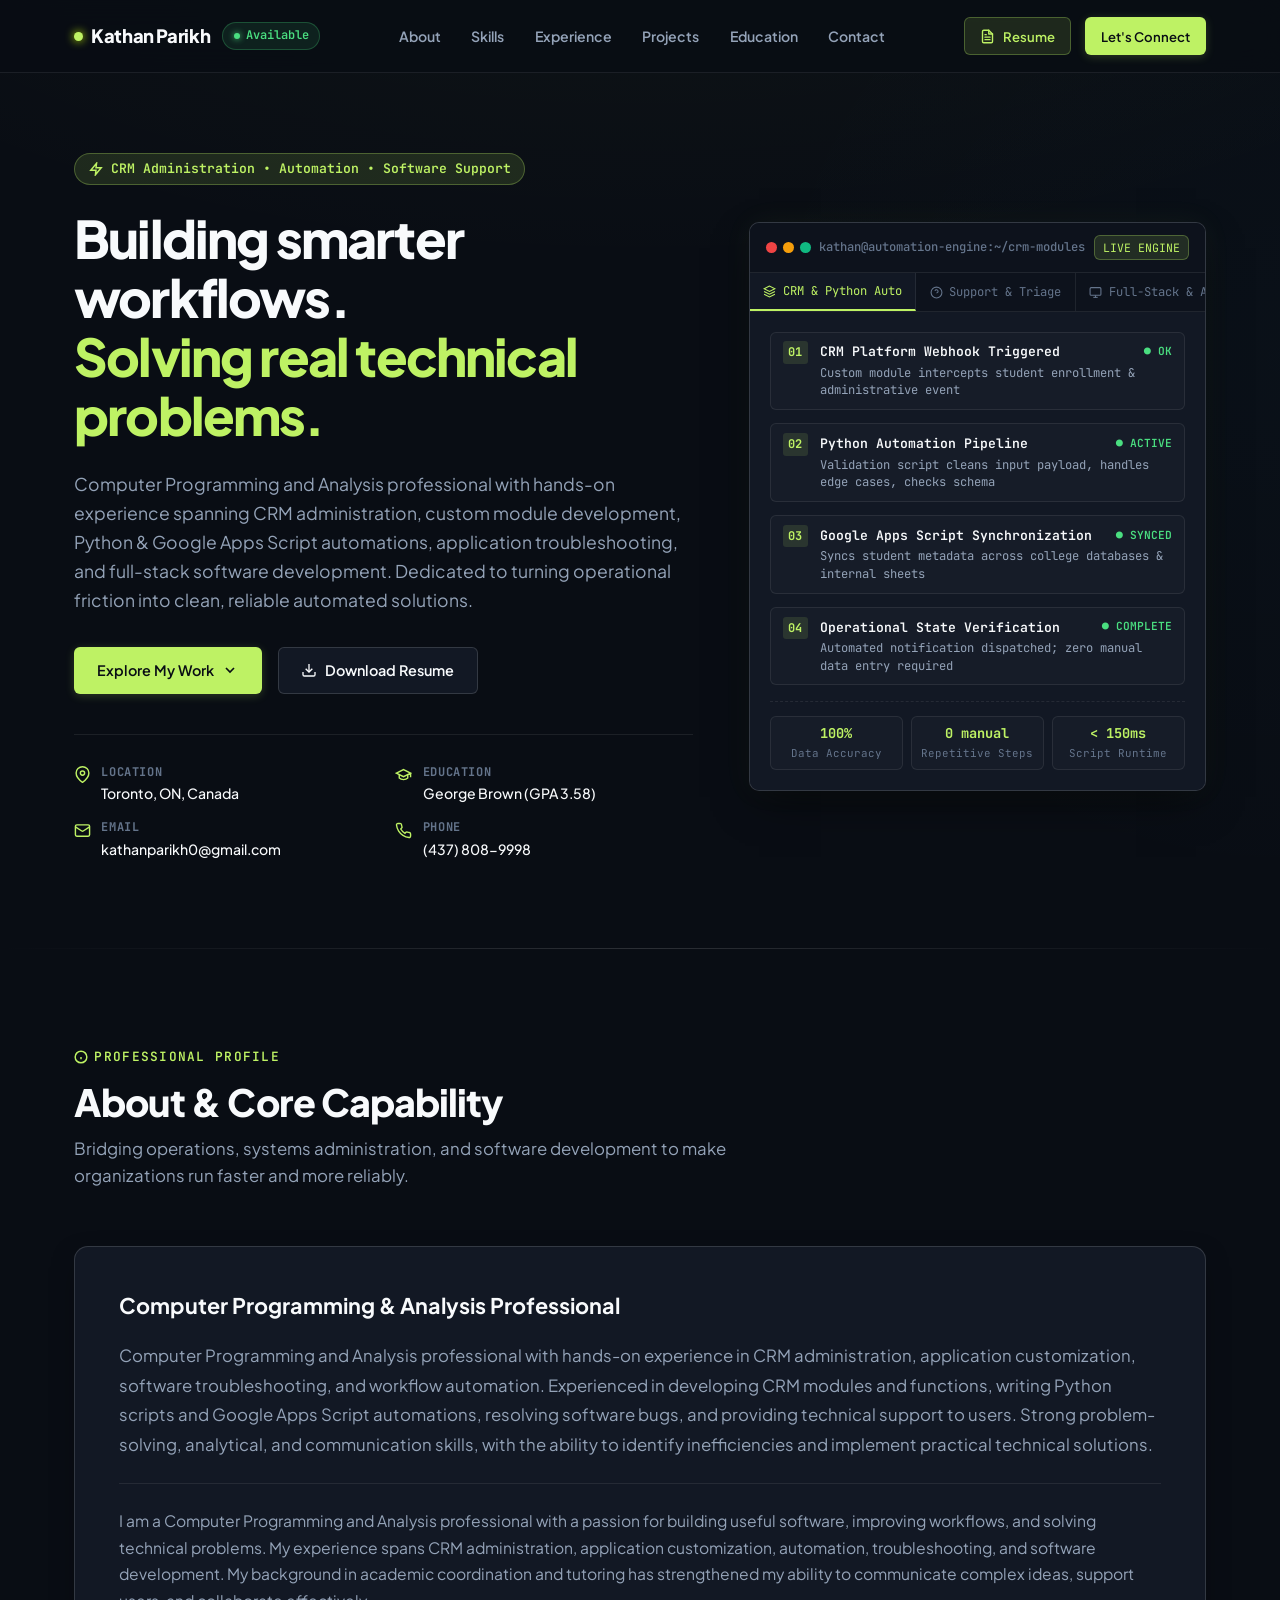
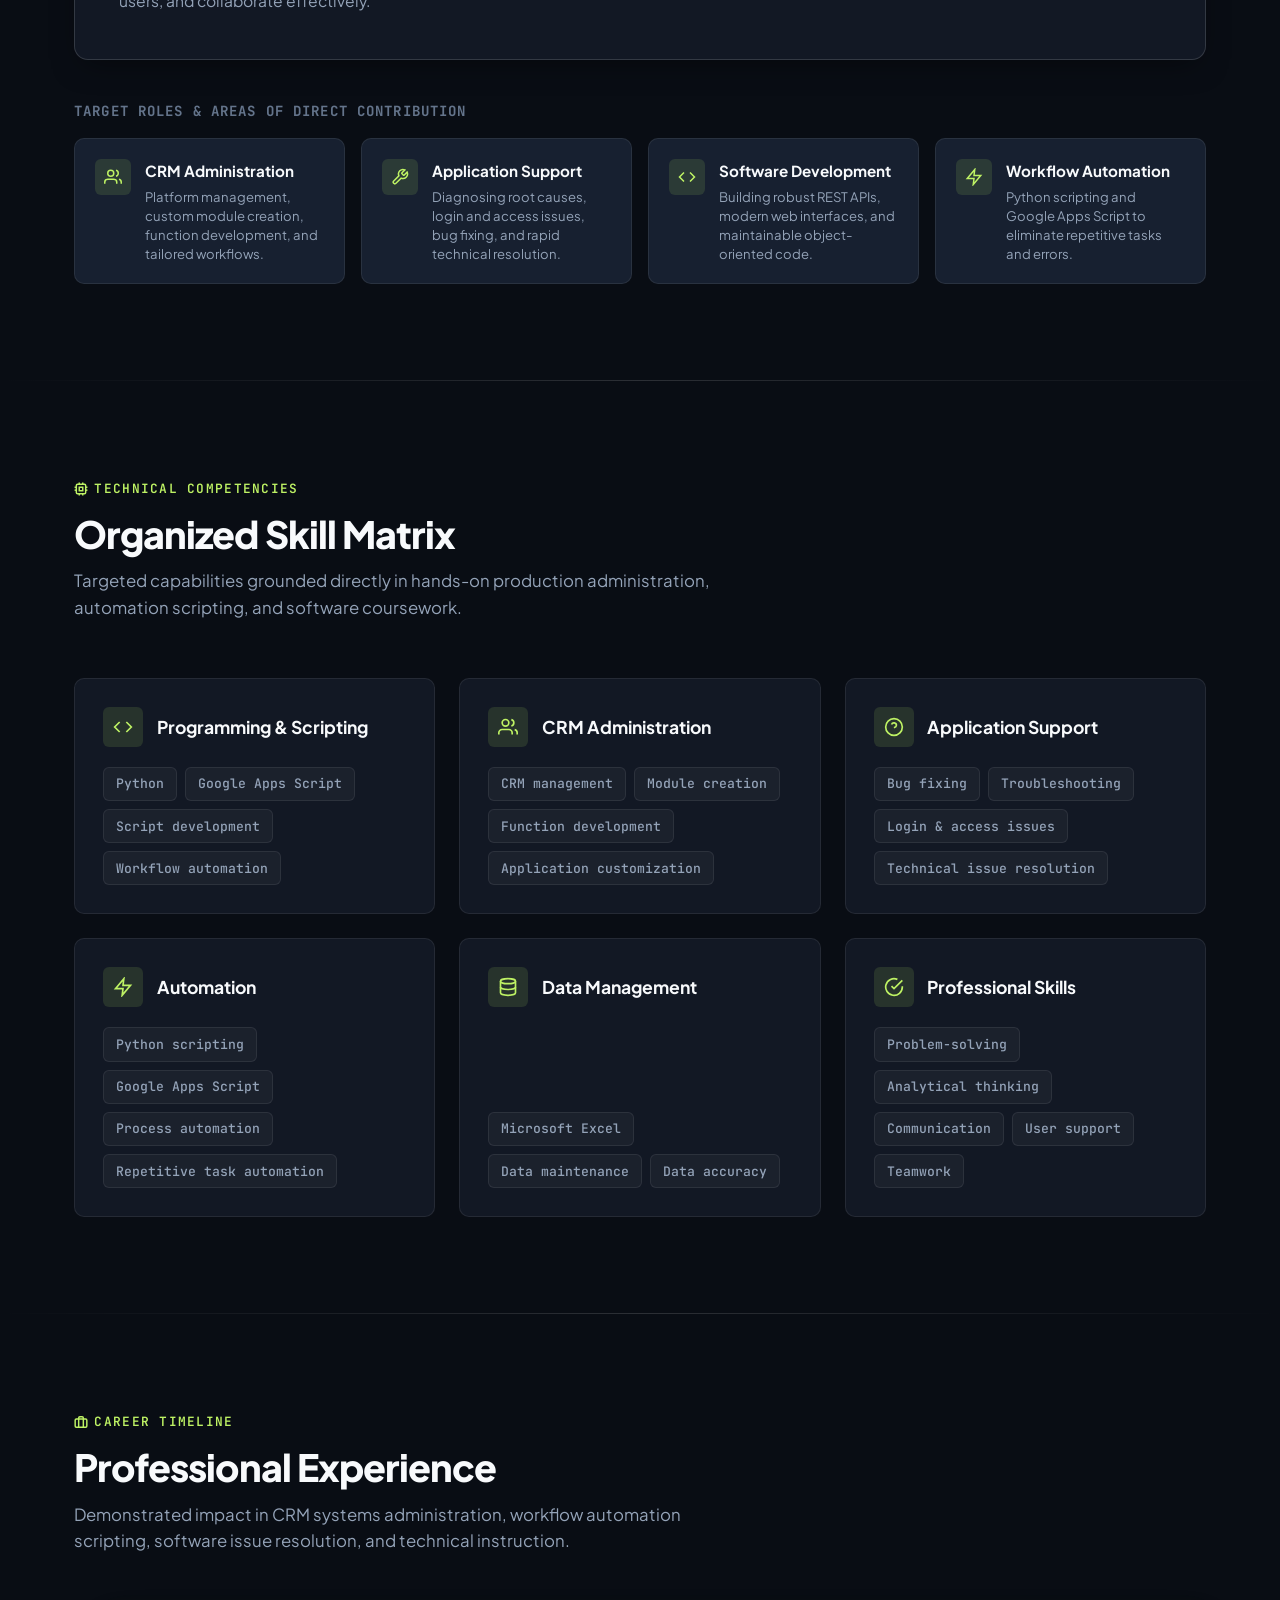
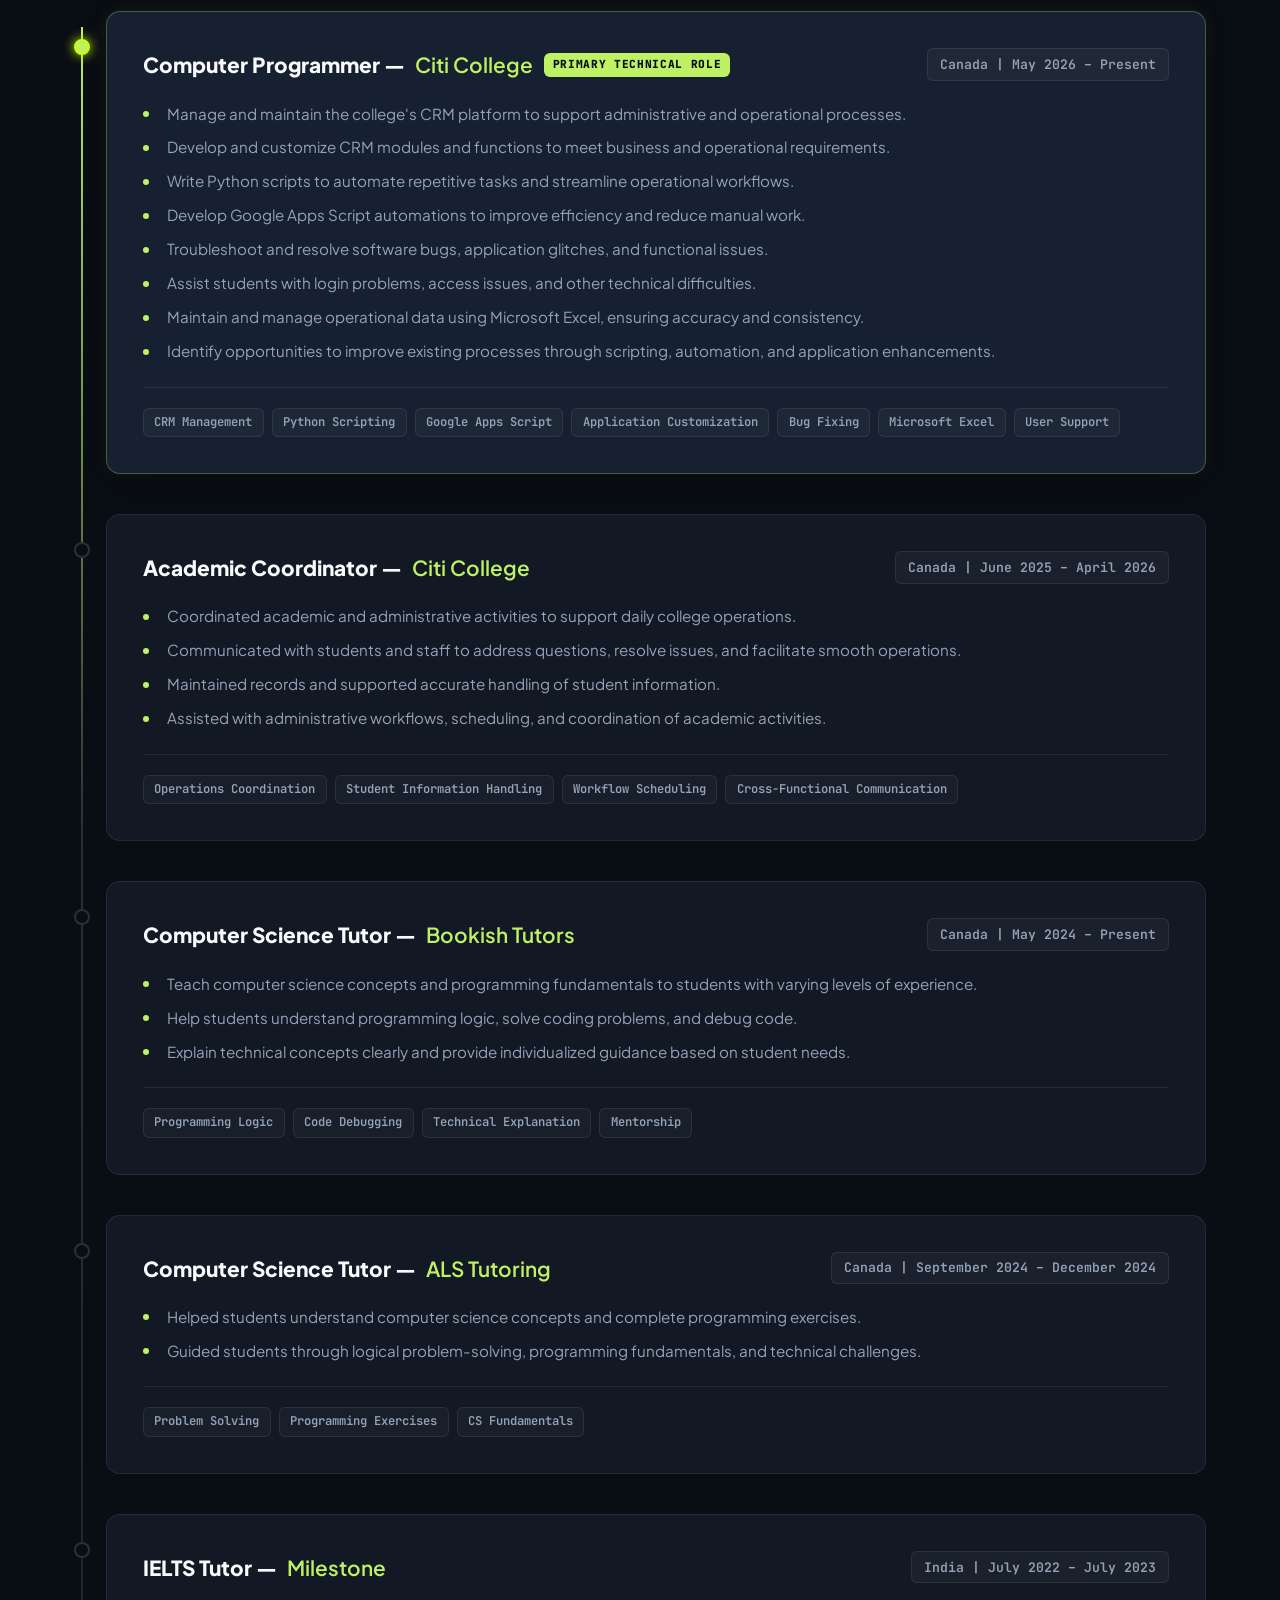
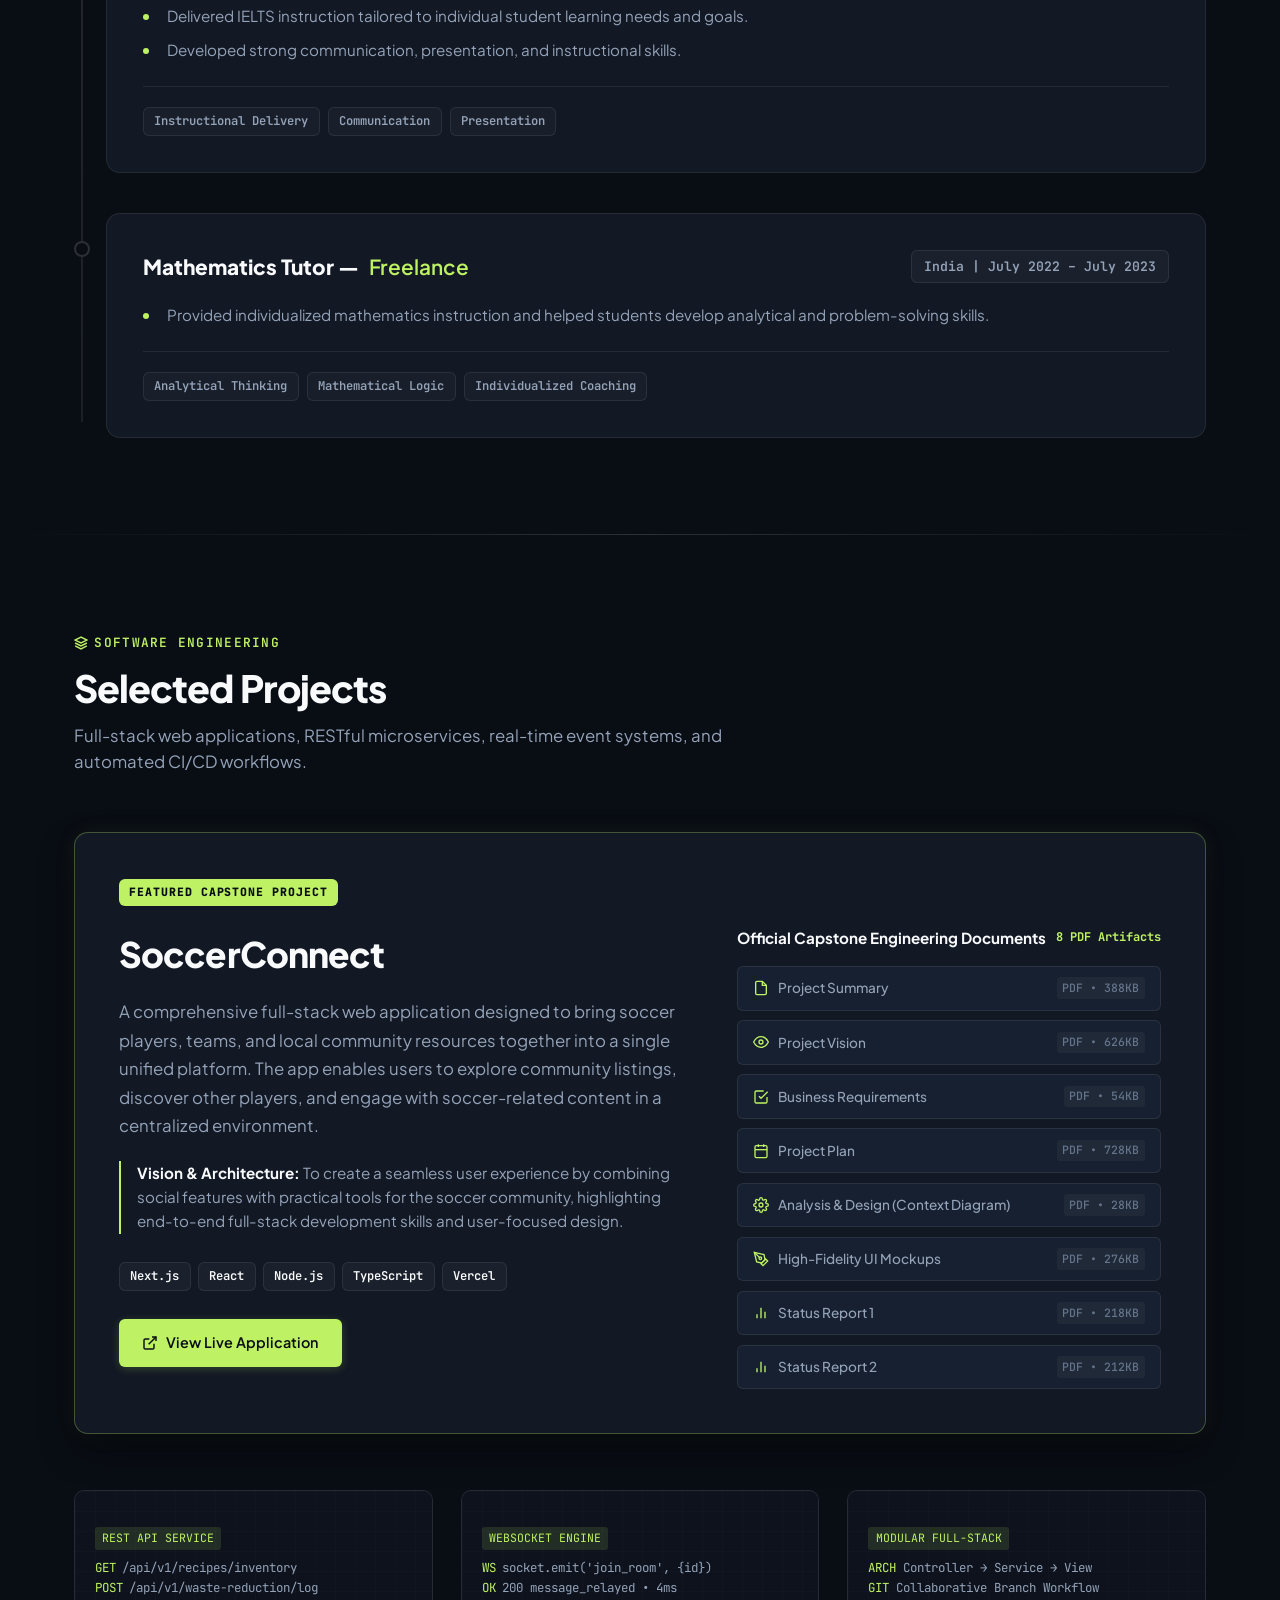
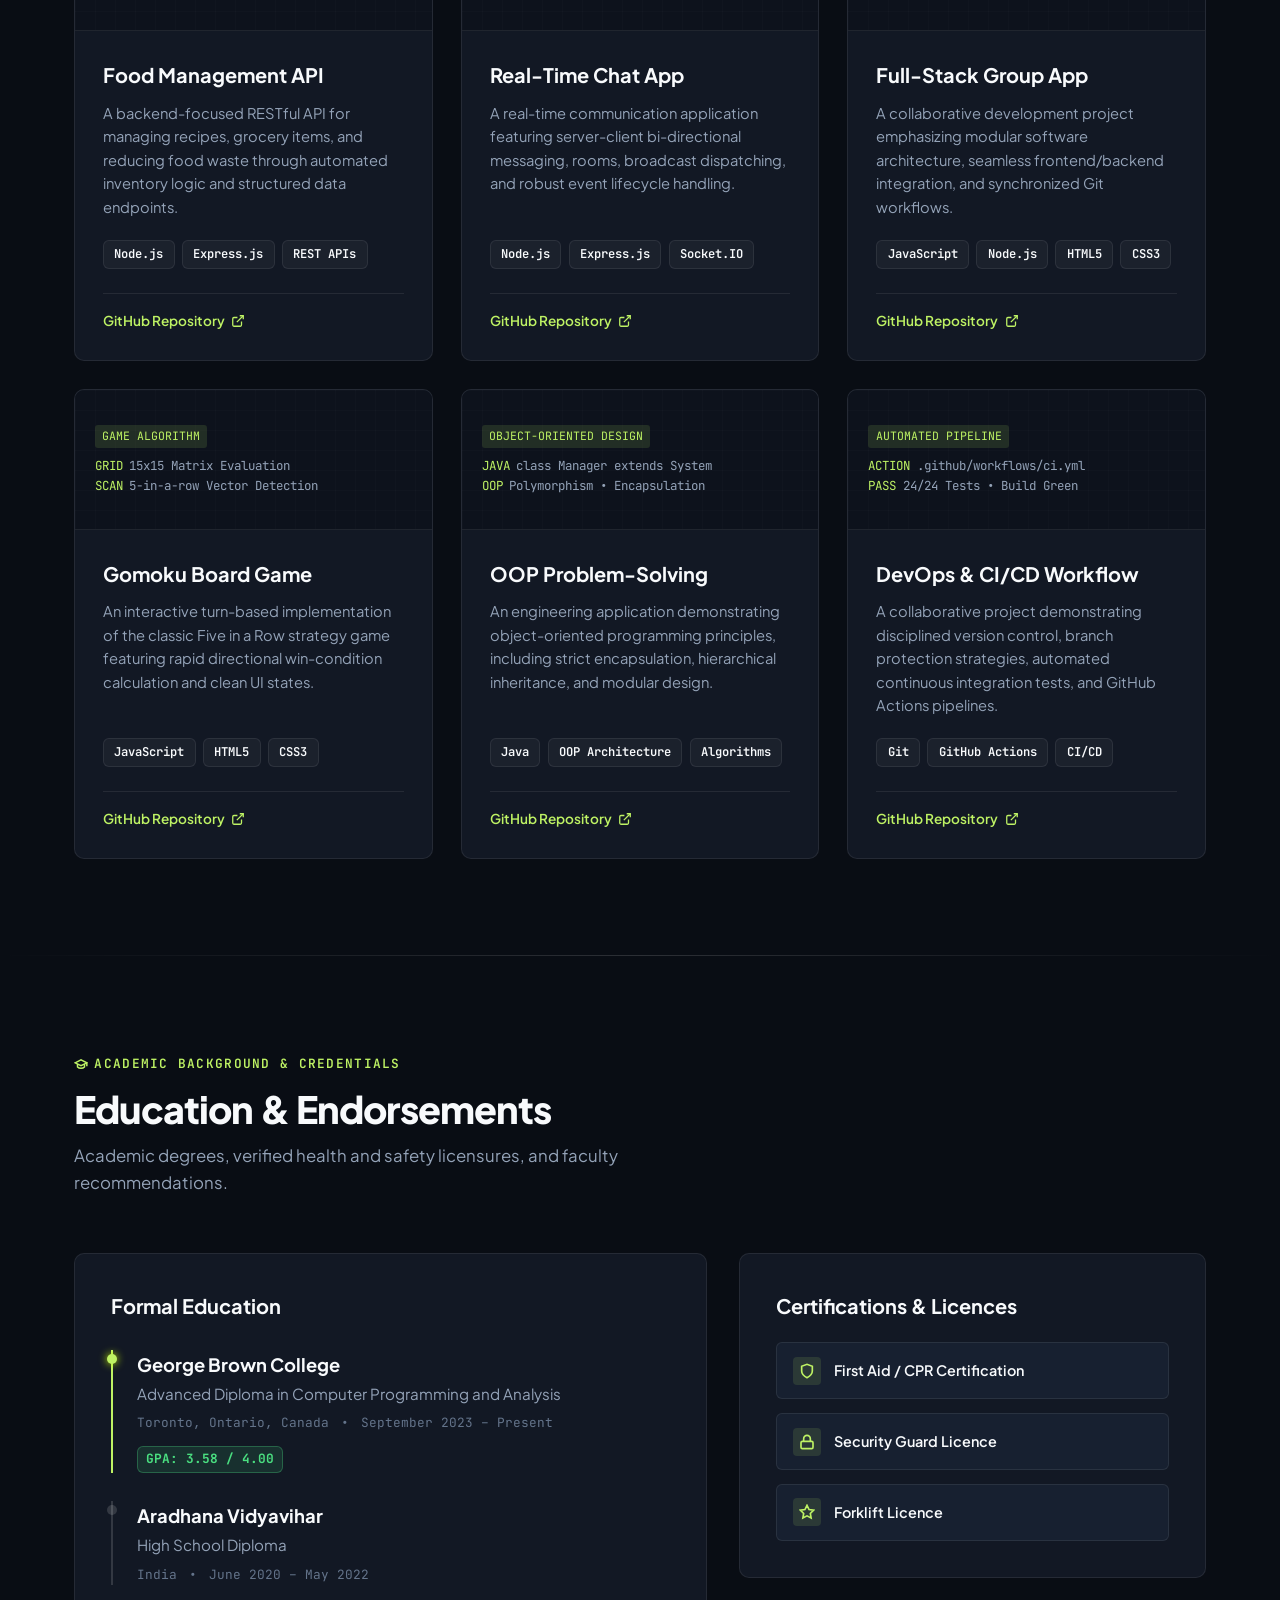
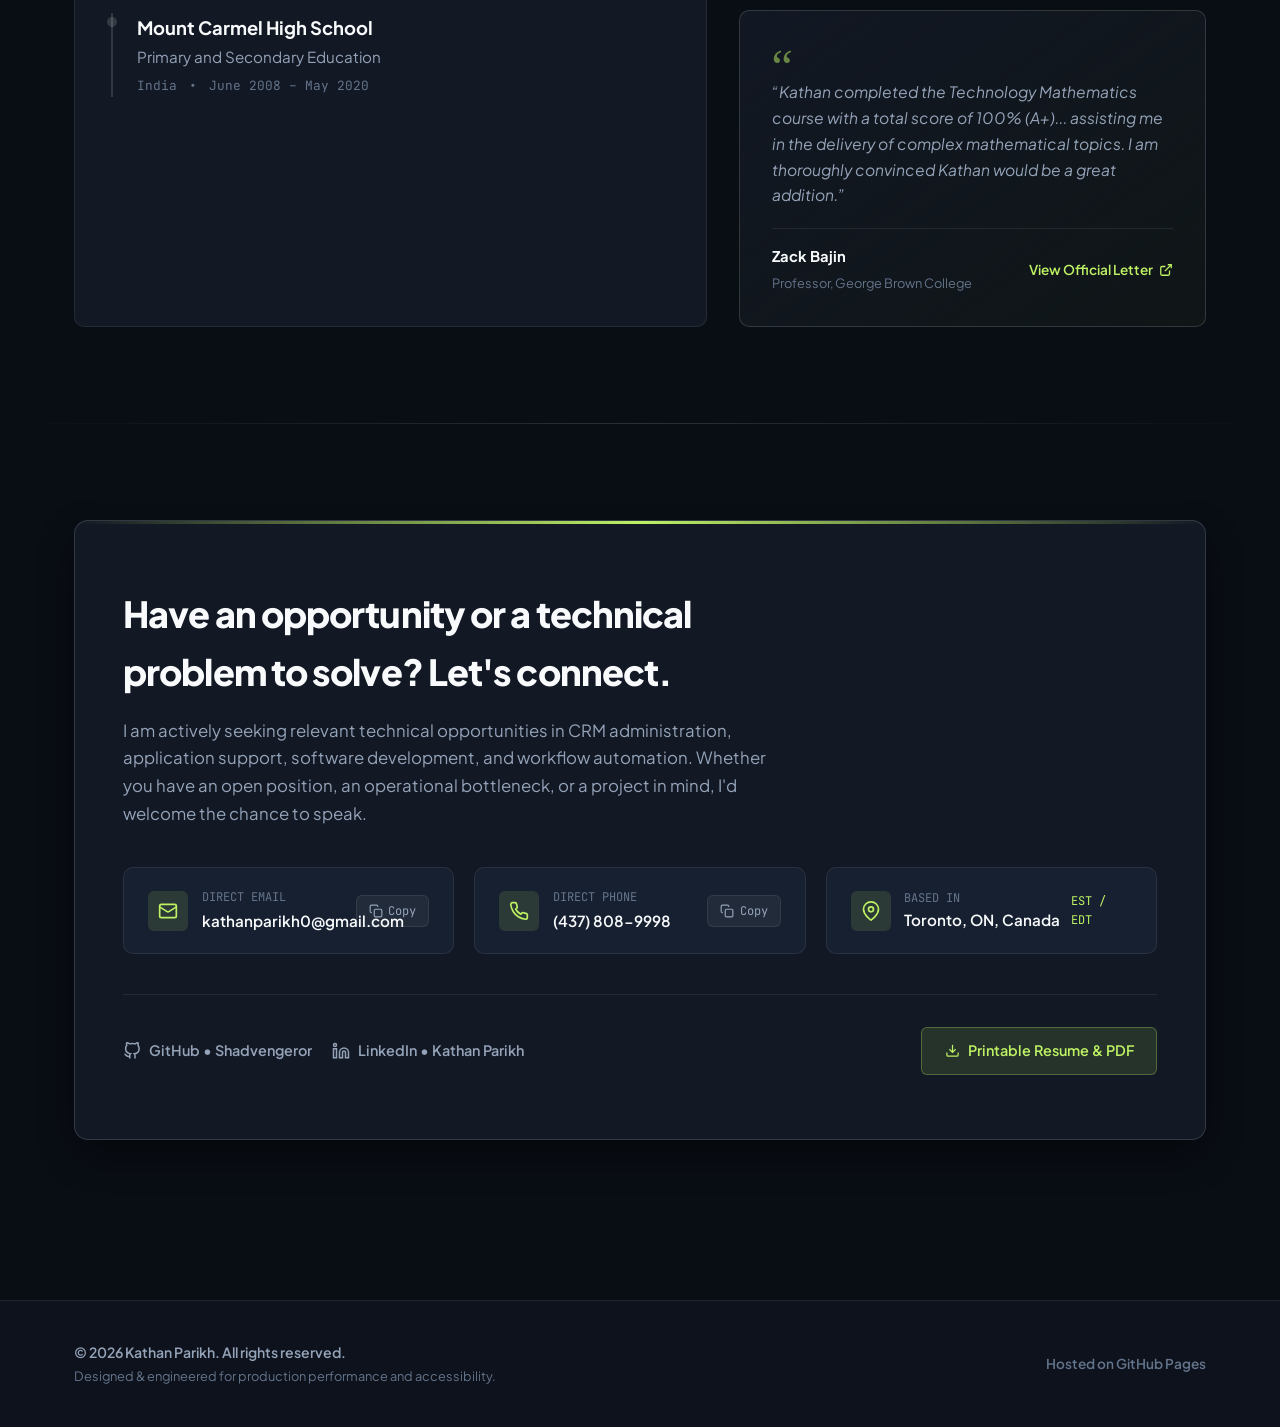
<file: index.html>
<!DOCTYPE html>
<html lang="en">
<head>
    <meta charset="UTF-8">
    <meta name="viewport" content="width=device-width, initial-scale=1.0">
    <title>Kathan Parikh | CRM Administration, Workflow Automation & Full-Stack Development</title>
    
    <!-- SEO & Metadata -->
    <meta name="description" content="Portfolio of Kathan Parikh — Computer Programming and Analysis professional specializing in CRM administration, Python & Google Apps Script workflow automation, application support, and full-stack software development in Toronto, Canada.">
    <meta name="author" content="Kathan Parikh">
    <meta property="og:title" content="Kathan Parikh | Portfolio">
    <meta property="og:description" content="Building smarter workflows. Solving real technical problems. Computer Programming & Analysis professional based in Toronto, Canada.">
    <meta property="og:type" content="website">
    <meta property="og:url" content="https://shadvengeror.github.io/portfolio/">
    <meta name="theme-color" content="#090d14">
    
    <!-- Google Fonts -->
    <link rel="preconnect" href="https://fonts.googleapis.com">
    <link rel="preconnect" href="https://fonts.gstatic.com" crossorigin>
    <link href="https://fonts.googleapis.com/css2?family=JetBrains+Mono:wght@400;500;600;700&family=Plus+Jakarta+Sans:wght@300;400;500;600;700;800&display=swap" rel="stylesheet">
    
    <!-- Stylesheet -->
    <link rel="stylesheet" href="style.css?v=4.0">
</head>
<body>

    <!-- Accessible Skip Link -->
    <a href="#main-content" class="skip-link">Skip to main content</a>

    <!-- STICKY NAVBAR -->
    <header class="navbar">
        <div class="container nav-container">
            <div class="logo-group">
                <a href="#top" class="logo-link" aria-label="Kathan Parikh home">
                    <span class="logo-dot"></span>
                    <span>Kathan Parikh</span>
                </a>
                <span class="status-badge" title="Open to technical opportunities">
                    <span class="status-pulse"></span>
                    <span>Available</span>
                </span>
            </div>

            <nav aria-label="Main Navigation">
                <ul class="nav-links" id="nav-menu">
                    <li><a href="#about">About</a></li>
                    <li><a href="#skills">Skills</a></li>
                    <li><a href="#experience">Experience</a></li>
                    <li><a href="#projects">Projects</a></li>
                    <li><a href="#education">Education</a></li>
                    <li><a href="#contact">Contact</a></li>
                    <li class="mobile-resume-btn">
                        <a href="resume.html" class="btn btn-primary btn-sm" style="width: 100%;">View Resume</a>
                    </li>
                </ul>
            </nav>

            <div class="nav-actions">
                <a href="resume.html" class="btn btn-outline-accent btn-sm">
                    <svg width="15" height="15" viewBox="0 0 24 24" fill="none" stroke="currentColor" stroke-width="2.2" stroke-linecap="round" stroke-linejoin="round"><path d="M14 2H6a2 2 0 0 0-2 2v16a2 2 0 0 0 2 2h12a2 2 0 0 0 2-2V8z"></path><polyline points="14 2 14 8 20 8"></polyline><line x1="16" y1="13" x2="8" y2="13"></line><line x1="16" y1="17" x2="8" y2="17"></line><polyline points="10 9 9 9 8 9"></polyline></svg>
                    Resume
                </a>
                <a href="#contact" class="btn btn-primary btn-sm">Let's Connect</a>
            </div>

            <button class="mobile-toggle" aria-expanded="false" aria-controls="nav-menu" aria-label="Toggle navigation menu">
                <svg viewBox="0 0 24 24" fill="none" stroke="currentColor" stroke-width="2" stroke-linecap="round" stroke-linejoin="round">
                    <line x1="3" y1="12" x2="21" y2="12"></line>
                    <line x1="3" y1="6" x2="21" y2="6"></line>
                    <line x1="3" y1="18" x2="21" y2="18"></line>
                </svg>
            </button>
        </div>
    </header>

    <!-- MAIN CONTENT -->
    <main id="main-content">

        <!-- 1. HERO SECTION -->
        <section class="section hero-section" id="top">
            <div class="container hero-grid">
                
                <!-- Left Hero Column -->
                <div class="hero-left">
                    <div class="hero-badge">
                        <svg width="14" height="14" viewBox="0 0 24 24" fill="none" stroke="currentColor" stroke-width="2.5"><polygon points="13 2 3 14 12 14 11 22 21 10 12 10 13 2"></polygon></svg>
                        <span>CRM Administration &bull; Automation &bull; Software Support</span>
                    </div>

                    <h1 class="hero-title">
                        Building smarter workflows.<br>
                        <span class="accent-text">Solving real technical problems.</span>
                    </h1>

                    <p class="hero-summary">
                        Computer Programming and Analysis professional with hands-on experience spanning CRM administration, custom module development, Python & Google Apps Script automations, application troubleshooting, and full-stack software development. Dedicated to turning operational friction into clean, reliable automated solutions.
                    </p>

                    <div class="hero-cta-group">
                        <a href="#projects" class="btn btn-primary">
                            Explore My Work
                            <svg width="16" height="16" viewBox="0 0 24 24" fill="none" stroke="currentColor" stroke-width="2.5"><path d="m6 9 6 6 6-6"/></svg>
                        </a>
                        <a href="resume.html" class="btn btn-secondary">
                            <svg width="16" height="16" viewBox="0 0 24 24" fill="none" stroke="currentColor" stroke-width="2"><path d="M21 15v4a2 2 0 0 1-2 2H5a2 2 0 0 1-2-2v-4"></path><polyline points="7 10 12 15 17 10"></polyline><line x1="12" y1="15" x2="12" y2="3"></line></svg>
                            Download Resume
                        </a>
                    </div>

                    <div class="hero-meta-bar">
                        <div class="meta-item">
                            <svg viewBox="0 0 24 24" fill="none" stroke="currentColor" stroke-width="2"><path d="M21 10c0 7-9 13-9 13s-9-6-9-13a9 9 0 0 1 18 0z"></path><circle cx="12" cy="10" r="3"></circle></svg>
                            <div>
                                <span class="meta-label">Location</span>
                                <span class="meta-value">Toronto, ON, Canada</span>
                            </div>
                        </div>
                        <div class="meta-item">
                            <svg viewBox="0 0 24 24" fill="none" stroke="currentColor" stroke-width="2"><path d="M22 10v6M2 10l10-5 10 5-10 5z"></path><path d="M6 12v5c3 3 9 3 12 0v-5"></path></svg>
                            <div>
                                <span class="meta-label">Education</span>
                                <span class="meta-value">George Brown (GPA 3.58)</span>
                            </div>
                        </div>
                        <div class="meta-item">
                            <svg viewBox="0 0 24 24" fill="none" stroke="currentColor" stroke-width="2"><rect x="2" y="4" width="20" height="16" rx="2"></rect><path d="m22 7-8.97 5.7a1.94 1.94 0 0 1-2.06 0L2 7"></path></svg>
                            <div>
                                <span class="meta-label">Email</span>
                                <a href="mailto:kathanparikh0@gmail.com" class="meta-value link-text">kathanparikh0@gmail.com</a>
                            </div>
                        </div>
                        <div class="meta-item">
                            <svg viewBox="0 0 24 24" fill="none" stroke="currentColor" stroke-width="2"><path d="M22 16.92v3a2 2 0 0 1-2.18 2 19.79 19.79 0 0 1-8.63-3.07 19.5 19.5 0 0 1-6-6 19.79 19.79 0 0 1-3.07-8.67A2 2 0 0 1 4.11 2h3a2 2 0 0 1 2 1.72 12.84 12.84 0 0 0 .7 2.81 2 2 0 0 1-.45 2.11L8.09 9.91a16 16 0 0 0 6 6l1.27-1.27a2 2 0 0 1 2.11-.45 12.84 12.84 0 0 0 2.81.7A2 2 0 0 1 22 16.92z"></path></svg>
                            <div>
                                <span class="meta-label">Phone</span>
                                <a href="tel:4378089998" class="meta-value link-text">(437) 808-9998</a>
                            </div>
                        </div>
                    </div>
                </div>

                <!-- Right Hero Column: Restrained Technical Workflow Visual -->
                <div class="hero-right">
                    <div class="hero-visual-card" role="region" aria-label="System Architecture and Workflow Automation Terminal">
                        <div class="terminal-header">
                            <div class="terminal-dots" aria-hidden="true">
                                <span class="terminal-dot dot-red"></span>
                                <span class="terminal-dot dot-yellow"></span>
                                <span class="terminal-dot dot-green"></span>
                            </div>
                            <span class="terminal-title">kathan@automation-engine:~/crm-modules</span>
                            <span class="terminal-badge">LIVE ENGINE</span>
                        </div>

                        <div class="terminal-tabs" role="tablist">
                            <button class="tab-btn active" data-tab="crm" role="tab" aria-selected="true">
                                <svg width="13" height="13" viewBox="0 0 24 24" fill="none" stroke="currentColor" stroke-width="2"><polygon points="12 2 2 7 12 12 22 7 12 2"></polygon><polyline points="2 17 12 22 22 17"></polyline><polyline points="2 12 12 17 22 12"></polyline></svg>
                                CRM &amp; Python Auto
                            </button>
                            <button class="tab-btn" data-tab="support" role="tab" aria-selected="false">
                                <svg width="13" height="13" viewBox="0 0 24 24" fill="none" stroke="currentColor" stroke-width="2"><circle cx="12" cy="12" r="10"></circle><path d="M9.09 9a3 3 0 0 1 5.83 1c0 2-3 3-3 3"></path><line x1="12" y1="17" x2="12.01" y2="17"></line></svg>
                                Support &amp; Triage
                            </button>
                            <button class="tab-btn" data-tab="fullstack" role="tab" aria-selected="false">
                                <svg width="13" height="13" viewBox="0 0 24 24" fill="none" stroke="currentColor" stroke-width="2"><rect x="2" y="3" width="20" height="14" rx="2" ry="2"></rect><line x1="8" y1="21" x2="16" y2="21"></line><line x1="12" y1="17" x2="12" y2="21"></line></svg>
                                Full-Stack &amp; APIs
                            </button>
                        </div>

                        <div class="terminal-body" role="tabpanel">
                            <div class="workflow-pipeline">
                                <div class="pipe-step">
                                    <span class="pipe-num">01</span>
                                    <div class="pipe-content">
                                        <div class="pipe-name">
                                            <span>CRM Platform Webhook Triggered</span>
                                            <span class="pipe-status">● OK</span>
                                        </div>
                                        <div class="pipe-desc">Custom module intercepts student enrollment &amp; administrative event</div>
                                    </div>
                                </div>
                                <div class="pipe-step">
                                    <span class="pipe-num">02</span>
                                    <div class="pipe-content">
                                        <div class="pipe-name">
                                            <span>Python Automation Pipeline</span>
                                            <span class="pipe-status">● ACTIVE</span>
                                        </div>
                                        <div class="pipe-desc">Validation script cleans input payload, handles edge cases, checks schema</div>
                                    </div>
                                </div>
                                <div class="pipe-step">
                                    <span class="pipe-num">03</span>
                                    <div class="pipe-content">
                                        <div class="pipe-name">
                                            <span>Google Apps Script Synchronization</span>
                                            <span class="pipe-status">● SYNCED</span>
                                        </div>
                                        <div class="pipe-desc">Syncs student metadata across college databases &amp; internal sheets</div>
                                    </div>
                                </div>
                                <div class="pipe-step">
                                    <span class="pipe-num">04</span>
                                    <div class="pipe-content">
                                        <div class="pipe-name">
                                            <span>Operational State Verification</span>
                                            <span class="pipe-status">● COMPLETE</span>
                                        </div>
                                        <div class="pipe-desc">Automated notification dispatched; zero manual data entry required</div>
                                    </div>
                                </div>
                            </div>

                            <div class="terminal-footer-metrics">
                                <div class="metric-box">
                                    <div class="metric-val">100%</div>
                                    <div class="metric-lbl">Data Accuracy</div>
                                </div>
                                <div class="metric-box">
                                    <div class="metric-val">0 manual</div>
                                    <div class="metric-lbl">Repetitive Steps</div>
                                </div>
                                <div class="metric-box">
                                    <div class="metric-val">&lt; 150ms</div>
                                    <div class="metric-lbl">Script Runtime</div>
                                </div>
                            </div>
                        </div>
                    </div>
                </div>

            </div>
        </section>

        <hr class="section-divider">

        <!-- 2. ABOUT & PROFESSIONAL SUMMARY -->
        <section class="section" id="about">
            <div class="container">
                <div class="section-header">
                    <span class="section-tag">
                        <svg width="14" height="14" viewBox="0 0 24 24" fill="none" stroke="currentColor" stroke-width="2.5"><circle cx="12" cy="12" r="10"></circle><line x1="12" y1="16" x2="12" y2="12"></line><line x1="12" y1="8" x2="12.01" y2="8"></line></svg>
                        Professional Profile
                    </span>
                    <h2 class="section-title">About &amp; Core Capability</h2>
                    <p class="section-description">
                        Bridging operations, systems administration, and software development to make organizations run faster and more reliably.
                    </p>
                </div>

                <div class="summary-card">
                    <h3 class="summary-headline">Computer Programming &amp; Analysis Professional</h3>
                    <p class="summary-paragraph">
                        Computer Programming and Analysis professional with hands-on experience in CRM administration, application customization, software troubleshooting, and workflow automation. Experienced in developing CRM modules and functions, writing Python scripts and Google Apps Script automations, resolving software bugs, and providing technical support to users. Strong problem-solving, analytical, and communication skills, with the ability to identify inefficiencies and implement practical technical solutions.
                    </p>
                    <p class="summary-narrative">
                        I am a Computer Programming and Analysis professional with a passion for building useful software, improving workflows, and solving technical problems. My experience spans CRM administration, application customization, automation, troubleshooting, and software development. My background in academic coordination and tutoring has strengthened my ability to communicate complex ideas, support users, and collaborate effectively.
                    </p>
                </div>

                <div class="opportunities-banner">
                    <div class="opp-title">Target Roles &amp; Areas of Direct Contribution</div>
                    <div class="opp-grid">
                        <div class="opp-card">
                            <div class="opp-icon">
                                <svg viewBox="0 0 24 24" fill="none" stroke="currentColor" stroke-width="2"><path d="M17 21v-2a4 4 0 0 0-4-4H5a4 4 0 0 0-4 4v2"></path><circle cx="9" cy="7" r="4"></circle><path d="M23 21v-2a4 4 0 0 0-3-3.87"></path><path d="M16 3.13a4 4 0 0 1 0 7.75"></path></svg>
                            </div>
                            <div class="opp-content">
                                <h4>CRM Administration</h4>
                                <p>Platform management, custom module creation, function development, and tailored workflows.</p>
                            </div>
                        </div>

                        <div class="opp-card">
                            <div class="opp-icon">
                                <svg viewBox="0 0 24 24" fill="none" stroke="currentColor" stroke-width="2"><path d="M14.7 6.3a1 1 0 0 0 0 1.4l1.6 1.6a1 1 0 0 0 1.4 0l3.77-3.77a6 6 0 0 1-7.94 7.94l-6.91 6.91a2.12 2.12 0 0 1-3-3l6.91-6.91a6 6 0 0 1 7.94-7.94l-3.76 3.76z"></path></svg>
                            </div>
                            <div class="opp-content">
                                <h4>Application Support</h4>
                                <p>Diagnosing root causes, login and access issues, bug fixing, and rapid technical resolution.</p>
                            </div>
                        </div>

                        <div class="opp-card">
                            <div class="opp-icon">
                                <svg viewBox="0 0 24 24" fill="none" stroke="currentColor" stroke-width="2"><polyline points="16 18 22 12 16 6"></polyline><polyline points="8 6 2 12 8 18"></polyline></svg>
                            </div>
                            <div class="opp-content">
                                <h4>Software Development</h4>
                                <p>Building robust REST APIs, modern web interfaces, and maintainable object-oriented code.</p>
                            </div>
                        </div>

                        <div class="opp-card">
                            <div class="opp-icon">
                                <svg viewBox="0 0 24 24" fill="none" stroke="currentColor" stroke-width="2"><polygon points="13 2 3 14 12 14 11 22 21 10 12 10 13 2"></polygon></svg>
                            </div>
                            <div class="opp-content">
                                <h4>Workflow Automation</h4>
                                <p>Python scripting and Google Apps Script to eliminate repetitive tasks and errors.</p>
                            </div>
                        </div>
                    </div>
                </div>
            </div>
        </section>

        <hr class="section-divider">

        <!-- 3. TECHNICAL SKILLS -->
        <section class="section" id="skills">
            <div class="container">
                <div class="section-header">
                    <span class="section-tag">
                        <svg width="14" height="14" viewBox="0 0 24 24" fill="none" stroke="currentColor" stroke-width="2.5"><rect x="4" y="4" width="16" height="16" rx="2" ry="2"></rect><rect x="9" y="9" width="6" height="6"></rect><line x1="9" y1="1" x2="9" y2="4"></line><line x1="15" y1="1" x2="15" y2="4"></line><line x1="9" y1="20" x2="9" y2="23"></line><line x1="15" y1="20" x2="15" y2="23"></line><line x1="20" y1="9" x2="23" y2="9"></line><line x1="20" y1="14" x2="23" y2="14"></line><line x1="1" y1="9" x2="4" y2="9"></line><line x1="1" y1="14" x2="4" y2="14"></line></svg>
                        Technical Competencies
                    </span>
                    <h2 class="section-title">Organized Skill Matrix</h2>
                    <p class="section-description">
                        Targeted capabilities grounded directly in hands-on production administration, automation scripting, and software coursework.
                    </p>
                </div>

                <div class="skills-grid">
                    
                    <!-- 1. Programming and Scripting -->
                    <div class="skill-card">
                        <div class="skill-card-header">
                            <div class="skill-card-icon">
                                <svg viewBox="0 0 24 24" fill="none" stroke="currentColor" stroke-width="2"><polyline points="16 18 22 12 16 6"></polyline><polyline points="8 6 2 12 8 18"></polyline></svg>
                            </div>
                            <h3 class="skill-card-title">Programming &amp; Scripting</h3>
                        </div>
                        <ul class="skill-tags-list">
                            <li class="skill-tag">Python</li>
                            <li class="skill-tag">Google Apps Script</li>
                            <li class="skill-tag">Script development</li>
                            <li class="skill-tag">Workflow automation</li>
                        </ul>
                    </div>

                    <!-- 2. CRM Administration -->
                    <div class="skill-card">
                        <div class="skill-card-header">
                            <div class="skill-card-icon">
                                <svg viewBox="0 0 24 24" fill="none" stroke="currentColor" stroke-width="2"><path d="M17 21v-2a4 4 0 0 0-4-4H5a4 4 0 0 0-4 4v2"></path><circle cx="9" cy="7" r="4"></circle><path d="M23 21v-2a4 4 0 0 0-3-3.87"></path><path d="M16 3.13a4 4 0 0 1 0 7.75"></path></svg>
                            </div>
                            <h3 class="skill-card-title">CRM Administration</h3>
                        </div>
                        <ul class="skill-tags-list">
                            <li class="skill-tag">CRM management</li>
                            <li class="skill-tag">Module creation</li>
                            <li class="skill-tag">Function development</li>
                            <li class="skill-tag">Application customization</li>
                        </ul>
                    </div>

                    <!-- 3. Application Support -->
                    <div class="skill-card">
                        <div class="skill-card-header">
                            <div class="skill-card-icon">
                                <svg viewBox="0 0 24 24" fill="none" stroke="currentColor" stroke-width="2"><circle cx="12" cy="12" r="10"></circle><path d="M9.09 9a3 3 0 0 1 5.83 1c0 2-3 3-3 3"></path><line x1="12" y1="17" x2="12.01" y2="17"></line></svg>
                            </div>
                            <h3 class="skill-card-title">Application Support</h3>
                        </div>
                        <ul class="skill-tags-list">
                            <li class="skill-tag">Bug fixing</li>
                            <li class="skill-tag">Troubleshooting</li>
                            <li class="skill-tag">Login &amp; access issues</li>
                            <li class="skill-tag">Technical issue resolution</li>
                        </ul>
                    </div>

                    <!-- 4. Automation -->
                    <div class="skill-card">
                        <div class="skill-card-header">
                            <div class="skill-card-icon">
                                <svg viewBox="0 0 24 24" fill="none" stroke="currentColor" stroke-width="2"><polygon points="13 2 3 14 12 14 11 22 21 10 12 10 13 2"></polygon></svg>
                            </div>
                            <h3 class="skill-card-title">Automation</h3>
                        </div>
                        <ul class="skill-tags-list">
                            <li class="skill-tag">Python scripting</li>
                            <li class="skill-tag">Google Apps Script</li>
                            <li class="skill-tag">Process automation</li>
                            <li class="skill-tag">Repetitive task automation</li>
                        </ul>
                    </div>

                    <!-- 5. Data Management -->
                    <div class="skill-card">
                        <div class="skill-card-header">
                            <div class="skill-card-icon">
                                <svg viewBox="0 0 24 24" fill="none" stroke="currentColor" stroke-width="2"><ellipse cx="12" cy="5" rx="9" ry="3"></ellipse><path d="M21 12c0 1.66-4 3-9 3s-9-1.34-9-3"></path><path d="M3 5v14c0 1.66 4 3 9 3s9-1.34 9-3V5"></path></svg>
                            </div>
                            <h3 class="skill-card-title">Data Management</h3>
                        </div>
                        <ul class="skill-tags-list">
                            <li class="skill-tag">Microsoft Excel</li>
                            <li class="skill-tag">Data maintenance</li>
                            <li class="skill-tag">Data accuracy</li>
                        </ul>
                    </div>

                    <!-- 6. Professional Skills -->
                    <div class="skill-card">
                        <div class="skill-card-header">
                            <div class="skill-card-icon">
                                <svg viewBox="0 0 24 24" fill="none" stroke="currentColor" stroke-width="2"><path d="M22 11.08V12a10 10 0 1 1-5.93-9.14"></path><polyline points="22 4 12 14.01 9 11.01"></polyline></svg>
                            </div>
                            <h3 class="skill-card-title">Professional Skills</h3>
                        </div>
                        <ul class="skill-tags-list">
                            <li class="skill-tag">Problem-solving</li>
                            <li class="skill-tag">Analytical thinking</li>
                            <li class="skill-tag">Communication</li>
                            <li class="skill-tag">User support</li>
                            <li class="skill-tag">Teamwork</li>
                        </ul>
                    </div>

                </div>
            </div>
        </section>

        <hr class="section-divider">

        <!-- 4. PROFESSIONAL EXPERIENCE (MAJOR PRIORITY) -->
        <section class="section" id="experience">
            <div class="container">
                <div class="section-header">
                    <span class="section-tag">
                        <svg width="14" height="14" viewBox="0 0 24 24" fill="none" stroke="currentColor" stroke-width="2.5"><rect x="2" y="7" width="20" height="14" rx="2" ry="2"></rect><path d="M16 21V5a2 2 0 0 0-2-2h-4a2 2 0 0 0-2 2v16"></path></svg>
                        Career Timeline
                    </span>
                    <h2 class="section-title">Professional Experience</h2>
                    <p class="section-description">
                        Demonstrated impact in CRM systems administration, workflow automation scripting, software issue resolution, and technical instruction.
                    </p>
                </div>

                <div class="timeline-container">
                    <div class="timeline-line" aria-hidden="true"></div>

                    <!-- ROLE 1: Citi College - Computer Programmer (PRIMARY FEATURED ROLE) -->
                    <article class="timeline-card primary-role">
                        <div class="timeline-marker" aria-hidden="true"></div>
                        <div class="role-box">
                            <div class="role-top-row">
                                <div class="role-title-wrap">
                                    <h3>
                                        Computer Programmer &mdash; <span class="company-tag">Citi College</span>
                                        <span class="featured-role-badge">Primary Technical Role</span>
                                    </h3>
                                </div>
                                <span class="role-meta-badge">Canada | May 2026 – Present</span>
                            </div>

                            <ul class="role-bullets">
                                <li>Manage and maintain the college's CRM platform to support administrative and operational processes.</li>
                                <li>Develop and customize CRM modules and functions to meet business and operational requirements.</li>
                                <li>Write Python scripts to automate repetitive tasks and streamline operational workflows.</li>
                                <li>Develop Google Apps Script automations to improve efficiency and reduce manual work.</li>
                                <li>Troubleshoot and resolve software bugs, application glitches, and functional issues.</li>
                                <li>Assist students with login problems, access issues, and other technical difficulties.</li>
                                <li>Maintain and manage operational data using Microsoft Excel, ensuring accuracy and consistency.</li>
                                <li>Identify opportunities to improve existing processes through scripting, automation, and application enhancements.</li>
                            </ul>

                            <div class="role-tech-pills">
                                <span class="tech-chip">CRM Management</span>
                                <span class="tech-chip">Python Scripting</span>
                                <span class="tech-chip">Google Apps Script</span>
                                <span class="tech-chip">Application Customization</span>
                                <span class="tech-chip">Bug Fixing</span>
                                <span class="tech-chip">Microsoft Excel</span>
                                <span class="tech-chip">User Support</span>
                            </div>
                        </div>
                    </article>

                    <!-- ROLE 2: Citi College - Academic Coordinator -->
                    <article class="timeline-card">
                        <div class="timeline-marker" aria-hidden="true"></div>
                        <div class="role-box">
                            <div class="role-top-row">
                                <div class="role-title-wrap">
                                    <h3>Academic Coordinator &mdash; <span class="company-tag">Citi College</span></h3>
                                </div>
                                <span class="role-meta-badge">Canada | June 2025 – April 2026</span>
                            </div>

                            <ul class="role-bullets">
                                <li>Coordinated academic and administrative activities to support daily college operations.</li>
                                <li>Communicated with students and staff to address questions, resolve issues, and facilitate smooth operations.</li>
                                <li>Maintained records and supported accurate handling of student information.</li>
                                <li>Assisted with administrative workflows, scheduling, and coordination of academic activities.</li>
                            </ul>

                            <div class="role-tech-pills">
                                <span class="tech-chip">Operations Coordination</span>
                                <span class="tech-chip">Student Information Handling</span>
                                <span class="tech-chip">Workflow Scheduling</span>
                                <span class="tech-chip">Cross-Functional Communication</span>
                            </div>
                        </div>
                    </article>

                    <!-- ROLE 3: Bookish Tutors - CS Tutor -->
                    <article class="timeline-card">
                        <div class="timeline-marker" aria-hidden="true"></div>
                        <div class="role-box">
                            <div class="role-top-row">
                                <div class="role-title-wrap">
                                    <h3>Computer Science Tutor &mdash; <span class="company-tag">Bookish Tutors</span></h3>
                                </div>
                                <span class="role-meta-badge">Canada | May 2024 – Present</span>
                            </div>

                            <ul class="role-bullets">
                                <li>Teach computer science concepts and programming fundamentals to students with varying levels of experience.</li>
                                <li>Help students understand programming logic, solve coding problems, and debug code.</li>
                                <li>Explain technical concepts clearly and provide individualized guidance based on student needs.</li>
                            </ul>

                            <div class="role-tech-pills">
                                <span class="tech-chip">Programming Logic</span>
                                <span class="tech-chip">Code Debugging</span>
                                <span class="tech-chip">Technical Explanation</span>
                                <span class="tech-chip">Mentorship</span>
                            </div>
                        </div>
                    </article>

                    <!-- ROLE 4: ALS Tutoring - CS Tutor -->
                    <article class="timeline-card">
                        <div class="timeline-marker" aria-hidden="true"></div>
                        <div class="role-box">
                            <div class="role-top-row">
                                <div class="role-title-wrap">
                                    <h3>Computer Science Tutor &mdash; <span class="company-tag">ALS Tutoring</span></h3>
                                </div>
                                <span class="role-meta-badge">Canada | September 2024 – December 2024</span>
                            </div>

                            <ul class="role-bullets">
                                <li>Helped students understand computer science concepts and complete programming exercises.</li>
                                <li>Guided students through logical problem-solving, programming fundamentals, and technical challenges.</li>
                            </ul>

                            <div class="role-tech-pills">
                                <span class="tech-chip">Problem Solving</span>
                                <span class="tech-chip">Programming Exercises</span>
                                <span class="tech-chip">CS Fundamentals</span>
                            </div>
                        </div>
                    </article>

                    <!-- ROLE 5: Milestone - IELTS Tutor -->
                    <article class="timeline-card">
                        <div class="timeline-marker" aria-hidden="true"></div>
                        <div class="role-box">
                            <div class="role-top-row">
                                <div class="role-title-wrap">
                                    <h3>IELTS Tutor &mdash; <span class="company-tag">Milestone</span></h3>
                                </div>
                                <span class="role-meta-badge">India | July 2022 – July 2023</span>
                            </div>

                            <ul class="role-bullets">
                                <li>Delivered IELTS instruction tailored to individual student learning needs and goals.</li>
                                <li>Developed strong communication, presentation, and instructional skills.</li>
                            </ul>

                            <div class="role-tech-pills">
                                <span class="tech-chip">Instructional Delivery</span>
                                <span class="tech-chip">Communication</span>
                                <span class="tech-chip">Presentation</span>
                            </div>
                        </div>
                    </article>

                    <!-- ROLE 6: Freelance - Mathematics Tutor -->
                    <article class="timeline-card">
                        <div class="timeline-marker" aria-hidden="true"></div>
                        <div class="role-box">
                            <div class="role-top-row">
                                <div class="role-title-wrap">
                                    <h3>Mathematics Tutor &mdash; <span class="company-tag">Freelance</span></h3>
                                </div>
                                <span class="role-meta-badge">India | July 2022 – July 2023</span>
                            </div>

                            <ul class="role-bullets">
                                <li>Provided individualized mathematics instruction and helped students develop analytical and problem-solving skills.</li>
                            </ul>

                            <div class="role-tech-pills">
                                <span class="tech-chip">Analytical Thinking</span>
                                <span class="tech-chip">Mathematical Logic</span>
                                <span class="tech-chip">Individualized Coaching</span>
                            </div>
                        </div>
                    </article>

                </div>
            </div>
        </section>

        <hr class="section-divider">

        <!-- 5. SELECTED PROJECTS -->
        <section class="section" id="projects">
            <div class="container">
                <div class="section-header">
                    <span class="section-tag">
                        <svg width="14" height="14" viewBox="0 0 24 24" fill="none" stroke="currentColor" stroke-width="2.5"><polygon points="12 2 2 7 12 12 22 7 12 2"></polygon><polyline points="2 17 12 22 22 17"></polyline><polyline points="2 12 12 17 22 12"></polyline></svg>
                        Software Engineering
                    </span>
                    <h2 class="section-title">Selected Projects</h2>
                    <p class="section-description">
                        Full-stack web applications, RESTful microservices, real-time event systems, and automated CI/CD workflows.
                    </p>
                </div>

                <!-- FEATURED CASE STUDY: SOCCERCONNECT CAPSTONE -->
                <article class="capstone-featured-card">
                    <span class="capstone-badge">Featured Capstone Project</span>
                    <div class="capstone-grid">
                        <div>
                            <h3 class="capstone-title">SoccerConnect</h3>
                            <p class="capstone-description">
                                A comprehensive full-stack web application designed to bring soccer players, teams, and local community resources together into a single unified platform. The app enables users to explore community listings, discover other players, and engage with soccer-related content in a centralized environment.
                            </p>
                            <div class="capstone-vision">
                                <strong>Vision &amp; Architecture:</strong> To create a seamless user experience by combining social features with practical tools for the soccer community, highlighting end-to-end full-stack development skills and user-focused design.
                            </div>

                            <div class="tech-pills">
                                <span class="tech-pill">Next.js</span>
                                <span class="tech-pill">React</span>
                                <span class="tech-pill">Node.js</span>
                                <span class="tech-pill">TypeScript</span>
                                <span class="tech-pill">Vercel</span>
                            </div>

                            <div class="capstone-actions">
                                <a href="https://soccer-connect.vercel.app/" target="_blank" rel="noopener noreferrer" class="btn btn-primary">
                                    <svg width="16" height="16" viewBox="0 0 24 24" fill="none" stroke="currentColor" stroke-width="2.2"><path d="M18 13v6a2 2 0 0 1-2 2H5a2 2 0 0 1-2-2V8a2 2 0 0 1 2-2h6"></path><polyline points="15 3 21 3 21 9"></polyline><line x1="10" y1="14" x2="21" y2="3"></line></svg>
                                    View Live Application
                                </a>
                            </div>
                        </div>

                        <!-- Capstone Document Library -->
                        <div>
                            <div class="docs-library-header">
                                <span>Official Capstone Engineering Documents</span>
                                <span class="mono-text" style="font-size: 0.75rem; color: var(--accent);">8 PDF Artifacts</span>
                            </div>
                            <ul class="docs-grid">
                                <li>
                                    <a href="assets/F25_T46_Project_Summary.pdf" target="_blank" rel="noopener noreferrer" class="doc-link-item">
                                        <div class="doc-title-part">
                                            <svg viewBox="0 0 24 24" fill="none" stroke="currentColor" stroke-width="2"><path d="M14 2H6a2 2 0 0 0-2 2v16a2 2 0 0 0 2 2h12a2 2 0 0 0 2-2V8z"></path><polyline points="14 2 14 8 20 8"></polyline></svg>
                                            <span>Project Summary</span>
                                        </div>
                                        <span class="doc-ext">PDF &bull; 388KB</span>
                                    </a>
                                </li>
                                <li>
                                    <a href="assets/F25_T46_Project_Vision.pdf" target="_blank" rel="noopener noreferrer" class="doc-link-item">
                                        <div class="doc-title-part">
                                            <svg viewBox="0 0 24 24" fill="none" stroke="currentColor" stroke-width="2"><path d="M1 12s4-8 11-8 11 8 11 8-4 8-11 8-11-8-11-8z"></path><circle cx="12" cy="12" r="3"></circle></svg>
                                            <span>Project Vision</span>
                                        </div>
                                        <span class="doc-ext">PDF &bull; 626KB</span>
                                    </a>
                                </li>
                                <li>
                                    <a href="assets/F25_T46_High_Level_Requirements.pdf" target="_blank" rel="noopener noreferrer" class="doc-link-item">
                                        <div class="doc-title-part">
                                            <svg viewBox="0 0 24 24" fill="none" stroke="currentColor" stroke-width="2"><polyline points="9 11 12 14 22 4"></polyline><path d="M21 12v7a2 2 0 0 1-2 2H5a2 2 0 0 1-2-2V5a2 2 0 0 1 2-2h11"></path></svg>
                                            <span>Business Requirements</span>
                                        </div>
                                        <span class="doc-ext">PDF &bull; 54KB</span>
                                    </a>
                                </li>
                                <li>
                                    <a href="assets/W26_T46_Project_Plan.pdf" target="_blank" rel="noopener noreferrer" class="doc-link-item">
                                        <div class="doc-title-part">
                                            <svg viewBox="0 0 24 24" fill="none" stroke="currentColor" stroke-width="2"><rect x="3" y="4" width="18" height="18" rx="2" ry="2"></rect><line x1="16" y1="2" x2="16" y2="6"></line><line x1="8" y1="2" x2="8" y2="6"></line><line x1="3" y1="10" x2="21" y2="10"></line></svg>
                                            <span>Project Plan</span>
                                        </div>
                                        <span class="doc-ext">PDF &bull; 728KB</span>
                                    </a>
                                </li>
                                <li>
                                    <a href="assets/context_diagram.pdf" target="_blank" rel="noopener noreferrer" class="doc-link-item">
                                        <div class="doc-title-part">
                                            <svg viewBox="0 0 24 24" fill="none" stroke="currentColor" stroke-width="2"><circle cx="12" cy="12" r="3"></circle><path d="M19.4 15a1.65 1.65 0 0 0 .33 1.82l.06.06a2 2 0 0 1 0 2.83 2 2 0 0 1-2.83 0l-.06-.06a1.65 1.65 0 0 0-1.82-.33 1.65 1.65 0 0 0-1 1.51V21a2 2 0 0 1-2 2 2 2 0 0 1-2-2v-.09A1.65 1.65 0 0 0 9 19.4a1.65 1.65 0 0 0-1.82.33l-.06.06a2 2 0 0 1-2.83 0 2 2 0 0 1 0-2.83l.06-.06a1.65 1.65 0 0 0 .33-1.82 1.65 1.65 0 0 0-1.51-1H3a2 2 0 0 1-2-2 2 2 0 0 1 2-2h.09A1.65 1.65 0 0 0 4.6 9a1.65 1.65 0 0 0-.33-1.82l-.06-.06a2 2 0 0 1 0-2.83 2 2 0 0 1 2.83 0l.06.06a1.65 1.65 0 0 0 1.82.33H9a1.65 1.65 0 0 0 1-1.51V3a2 2 0 0 1 2-2 2 2 0 0 1 2 2v.09a1.65 1.65 0 0 0 1 1.51 1.65 1.65 0 0 0 1.82-.33l.06-.06a2 2 0 0 1 2.83 0 2 2 0 0 1 0 2.83l-.06.06a1.65 1.65 0 0 0-.33 1.82V9a1.65 1.65 0 0 0 1.51 1H21a2 2 0 0 1 2 2 2 2 0 0 1-2 2h-.09a1.65 1.65 0 0 0-1.51 1z"></path></svg>
                                            <span>Analysis &amp; Design (Context Diagram)</span>
                                        </div>
                                        <span class="doc-ext">PDF &bull; 28KB</span>
                                    </a>
                                </li>
                                <li>
                                    <a href="assets/UI_Mockups.pdf" target="_blank" rel="noopener noreferrer" class="doc-link-item">
                                        <div class="doc-title-part">
                                            <svg viewBox="0 0 24 24" fill="none" stroke="currentColor" stroke-width="2"><path d="M12 19l7-7 3 3-7 7-3-3z"></path><path d="M18 13l-1.5-7.5L2 2l3.5 14.5L13 18l5-5z"></path><path d="M2 2l7.586 7.586"></path><circle cx="11" cy="11" r="2"></circle></svg>
                                            <span>High-Fidelity UI Mockups</span>
                                        </div>
                                        <span class="doc-ext">PDF &bull; 276KB</span>
                                    </a>
                                </li>
                                <li>
                                    <a href="assets/W26_T46_Status_Report_1.pdf" target="_blank" rel="noopener noreferrer" class="doc-link-item">
                                        <div class="doc-title-part">
                                            <svg viewBox="0 0 24 24" fill="none" stroke="currentColor" stroke-width="2"><line x1="18" y1="20" x2="18" y2="10"></line><line x1="12" y1="20" x2="12" y2="4"></line><line x1="6" y1="20" x2="6" y2="14"></line></svg>
                                            <span>Status Report 1</span>
                                        </div>
                                        <span class="doc-ext">PDF &bull; 218KB</span>
                                    </a>
                                </li>
                                <li>
                                    <a href="assets/W26_T46_Status_Report_2.pdf" target="_blank" rel="noopener noreferrer" class="doc-link-item">
                                        <div class="doc-title-part">
                                            <svg viewBox="0 0 24 24" fill="none" stroke="currentColor" stroke-width="2"><line x1="18" y1="20" x2="18" y2="10"></line><line x1="12" y1="20" x2="12" y2="4"></line><line x1="6" y1="20" x2="6" y2="14"></line></svg>
                                            <span>Status Report 2</span>
                                        </div>
                                        <span class="doc-ext">PDF &bull; 212KB</span>
                                    </a>
                                </li>
                            </ul>
                        </div>
                    </div>
                </article>

                <!-- ENGINEERING PROJECTS GRID -->
                <div class="projects-grid">
                    
                    <!-- 1. Food Management API -->
                    <article class="project-card">
                        <div class="project-preview" aria-hidden="true">
                            <div class="preview-grid-bg"></div>
                            <div class="preview-content">
                                <span class="preview-badge">REST API SERVICE</span>
                                <div class="preview-code-line"><span class="preview-symbol">GET</span> /api/v1/recipes/inventory</div>
                                <div class="preview-code-line"><span class="preview-symbol">POST</span> /api/v1/waste-reduction/log</div>
                            </div>
                        </div>
                        <div class="project-body">
                            <h3 class="project-title">Food Management API</h3>
                            <p class="project-desc">
                                A backend-focused RESTful API for managing recipes, grocery items, and reducing food waste through automated inventory logic and structured data endpoints.
                            </p>
                            <div class="tech-pills">
                                <span class="tech-pill">Node.js</span>
                                <span class="tech-pill">Express.js</span>
                                <span class="tech-pill">REST APIs</span>
                            </div>
                            <div class="project-links">
                                <a href="https://github.com/Shadvengeror/comp3095" target="_blank" rel="noopener noreferrer" class="link-btn">
                                    <span>GitHub Repository</span>
                                    <svg viewBox="0 0 24 24" fill="none" stroke="currentColor" stroke-width="2.2"><path d="M18 13v6a2 2 0 0 1-2 2H5a2 2 0 0 1-2-2V8a2 2 0 0 1 2-2h6"></path><polyline points="15 3 21 3 21 9"></polyline><line x1="10" y1="14" x2="21" y2="3"></line></svg>
                                </a>
                            </div>
                        </div>
                    </article>

                    <!-- 2. Real-Time Chat App -->
                    <article class="project-card">
                        <div class="project-preview" aria-hidden="true">
                            <div class="preview-grid-bg"></div>
                            <div class="preview-content">
                                <span class="preview-badge">WEBSOCKET ENGINE</span>
                                <div class="preview-code-line"><span class="preview-symbol">WS</span> socket.emit('join_room', {id})</div>
                                <div class="preview-code-line"><span class="preview-symbol">OK</span> 200 message_relayed &bull; 4ms</div>
                            </div>
                        </div>
                        <div class="project-body">
                            <h3 class="project-title">Real-Time Chat App</h3>
                            <p class="project-desc">
                                A real-time communication application featuring server-client bi-directional messaging, rooms, broadcast dispatching, and robust event lifecycle handling.
                            </p>
                            <div class="tech-pills">
                                <span class="tech-pill">Node.js</span>
                                <span class="tech-pill">Express.js</span>
                                <span class="tech-pill">Socket.IO</span>
                            </div>
                            <div class="project-links">
                                <a href="https://github.com/Shadvengeror/101471907_lab_test1_chat_app" target="_blank" rel="noopener noreferrer" class="link-btn">
                                    <span>GitHub Repository</span>
                                    <svg viewBox="0 0 24 24" fill="none" stroke="currentColor" stroke-width="2.2"><path d="M18 13v6a2 2 0 0 1-2 2H5a2 2 0 0 1-2-2V8a2 2 0 0 1 2-2h6"></path><polyline points="15 3 21 3 21 9"></polyline><line x1="10" y1="14" x2="21" y2="3"></line></svg>
                                </a>
                            </div>
                        </div>
                    </article>

                    <!-- 3. Full-Stack Group App -->
                    <article class="project-card">
                        <div class="project-preview" aria-hidden="true">
                            <div class="preview-grid-bg"></div>
                            <div class="preview-content">
                                <span class="preview-badge">MODULAR FULL-STACK</span>
                                <div class="preview-code-line"><span class="preview-symbol">ARCH</span> Controller &rarr; Service &rarr; View</div>
                                <div class="preview-code-line"><span class="preview-symbol">GIT</span> Collaborative Branch Workflow</div>
                            </div>
                        </div>
                        <div class="project-body">
                            <h3 class="project-title">Full-Stack Group App</h3>
                            <p class="project-desc">
                                A collaborative development project emphasizing modular software architecture, seamless frontend/backend integration, and synchronized Git workflows.
                            </p>
                            <div class="tech-pills">
                                <span class="tech-pill">JavaScript</span>
                                <span class="tech-pill">Node.js</span>
                                <span class="tech-pill">HTML5</span>
                                <span class="tech-pill">CSS3</span>
                            </div>
                            <div class="project-links">
                                <a href="https://github.com/DistinctDynamo/COMP3074_groupproject" target="_blank" rel="noopener noreferrer" class="link-btn">
                                    <span>GitHub Repository</span>
                                    <svg viewBox="0 0 24 24" fill="none" stroke="currentColor" stroke-width="2.2"><path d="M18 13v6a2 2 0 0 1-2 2H5a2 2 0 0 1-2-2V8a2 2 0 0 1 2-2h6"></path><polyline points="15 3 21 3 21 9"></polyline><line x1="10" y1="14" x2="21" y2="3"></line></svg>
                                </a>
                            </div>
                        </div>
                    </article>

                    <!-- 4. Gomoku Board Game -->
                    <article class="project-card">
                        <div class="project-preview" aria-hidden="true">
                            <div class="preview-grid-bg"></div>
                            <div class="preview-content">
                                <span class="preview-badge">GAME ALGORITHM</span>
                                <div class="preview-code-line"><span class="preview-symbol">GRID</span> 15x15 Matrix Evaluation</div>
                                <div class="preview-code-line"><span class="preview-symbol">SCAN</span> 5-in-a-row Vector Detection</div>
                            </div>
                        </div>
                        <div class="project-body">
                            <h3 class="project-title">Gomoku Board Game</h3>
                            <p class="project-desc">
                                An interactive turn-based implementation of the classic Five in a Row strategy game featuring rapid directional win-condition calculation and clean UI states.
                            </p>
                            <div class="tech-pills">
                                <span class="tech-pill">JavaScript</span>
                                <span class="tech-pill">HTML5</span>
                                <span class="tech-pill">CSS3</span>
                            </div>
                            <div class="project-links">
                                <a href="https://github.com/btran369/COMP2080_Gomoku" target="_blank" rel="noopener noreferrer" class="link-btn">
                                    <span>GitHub Repository</span>
                                    <svg viewBox="0 0 24 24" fill="none" stroke="currentColor" stroke-width="2.2"><path d="M18 13v6a2 2 0 0 1-2 2H5a2 2 0 0 1-2-2V8a2 2 0 0 1 2-2h6"></path><polyline points="15 3 21 3 21 9"></polyline><line x1="10" y1="14" x2="21" y2="3"></line></svg>
                                </a>
                            </div>
                        </div>
                    </article>

                    <!-- 5. OOP Problem-Solving -->
                    <article class="project-card">
                        <div class="project-preview" aria-hidden="true">
                            <div class="preview-grid-bg"></div>
                            <div class="preview-content">
                                <span class="preview-badge">OBJECT-ORIENTED DESIGN</span>
                                <div class="preview-code-line"><span class="preview-symbol">JAVA</span> class Manager extends System</div>
                                <div class="preview-code-line"><span class="preview-symbol">OOP</span> Polymorphism &bull; Encapsulation</div>
                            </div>
                        </div>
                        <div class="project-body">
                            <h3 class="project-title">OOP Problem-Solving</h3>
                            <p class="project-desc">
                                An engineering application demonstrating object-oriented programming principles, including strict encapsulation, hierarchical inheritance, and modular design.
                            </p>
                            <div class="tech-pills">
                                <span class="tech-pill">Java</span>
                                <span class="tech-pill">OOP Architecture</span>
                                <span class="tech-pill">Algorithms</span>
                            </div>
                            <div class="project-links">
                                <a href="https://github.com/ArshiaMoradi2003/Comp2152_Project" target="_blank" rel="noopener noreferrer" class="link-btn">
                                    <span>GitHub Repository</span>
                                    <svg viewBox="0 0 24 24" fill="none" stroke="currentColor" stroke-width="2.2"><path d="M18 13v6a2 2 0 0 1-2 2H5a2 2 0 0 1-2-2V8a2 2 0 0 1 2-2h6"></path><polyline points="15 3 21 3 21 9"></polyline><line x1="10" y1="14" x2="21" y2="3"></line></svg>
                                </a>
                            </div>
                        </div>
                    </article>

                    <!-- 6. DevOps & CI/CD Workflow -->
                    <article class="project-card">
                        <div class="project-preview" aria-hidden="true">
                            <div class="preview-grid-bg"></div>
                            <div class="preview-content">
                                <span class="preview-badge">AUTOMATED PIPELINE</span>
                                <div class="preview-code-line"><span class="preview-symbol">ACTION</span> .github/workflows/ci.yml</div>
                                <div class="preview-code-line"><span class="preview-symbol">PASS</span> 24/24 Tests &bull; Build Green</div>
                            </div>
                        </div>
                        <div class="project-body">
                            <h3 class="project-title">DevOps &amp; CI/CD Workflow</h3>
                            <p class="project-desc">
                                A collaborative project demonstrating disciplined version control, branch protection strategies, automated continuous integration tests, and GitHub Actions pipelines.
                            </p>
                            <div class="tech-pills">
                                <span class="tech-pill">Git</span>
                                <span class="tech-pill">GitHub Actions</span>
                                <span class="tech-pill">CI/CD</span>
                            </div>
                            <div class="project-links">
                                <a href="https://github.com/DistinctDynamo/COMP3104_Group34_Assignment" target="_blank" rel="noopener noreferrer" class="link-btn">
                                    <span>GitHub Repository</span>
                                    <svg viewBox="0 0 24 24" fill="none" stroke="currentColor" stroke-width="2.2"><path d="M18 13v6a2 2 0 0 1-2 2H5a2 2 0 0 1-2-2V8a2 2 0 0 1 2-2h6"></path><polyline points="15 3 21 3 21 9"></polyline><line x1="10" y1="14" x2="21" y2="3"></line></svg>
                                </a>
                            </div>
                        </div>
                    </article>

                </div>
            </div>
        </section>

        <hr class="section-divider">

        <!-- 6. EDUCATION, CERTIFICATIONS & RECOMMENDATION -->
        <section class="section" id="education">
            <div class="container">
                <div class="section-header">
                    <span class="section-tag">
                        <svg width="14" height="14" viewBox="0 0 24 24" fill="none" stroke="currentColor" stroke-width="2.5"><path d="M22 10v6M2 10l10-5 10 5-10 5z"></path><path d="M6 12v5c3 3 9 3 12 0v-5"></path></svg>
                        Academic Background &amp; Credentials
                    </span>
                    <h2 class="section-title">Education &amp; Endorsements</h2>
                    <p class="section-description">
                        Academic degrees, verified health and safety licensures, and faculty recommendations.
                    </p>
                </div>

                <div class="credentials-grid">
                    
                    <!-- Left: Education Column -->
                    <div class="edu-card">
                        <h3 style="font-size: 1.25rem; font-weight: 700; margin-bottom: 1.75rem; color: var(--text-primary);">
                            Formal Education
                        </h3>

                        <ul class="edu-timeline">
                            <!-- George Brown College -->
                            <li class="edu-item featured">
                                <div class="edu-school">George Brown College</div>
                                <div class="edu-degree">Advanced Diploma in Computer Programming and Analysis</div>
                                <div class="edu-meta">
                                    <span>Toronto, Ontario, Canada</span>
                                    <span>&bull;</span>
                                    <span>September 2023 – Present</span>
                                    <span class="gpa-pill">GPA: 3.58 / 4.00</span>
                                </div>
                            </li>

                            <!-- Aradhana Vidyavihar -->
                            <li class="edu-item">
                                <div class="edu-school">Aradhana Vidyavihar</div>
                                <div class="edu-degree">High School Diploma</div>
                                <div class="edu-meta">
                                    <span>India</span>
                                    <span>&bull;</span>
                                    <span>June 2020 – May 2022</span>
                                </div>
                            </li>

                            <!-- Mount Carmel High School -->
                            <li class="edu-item">
                                <div class="edu-school">Mount Carmel High School</div>
                                <div class="edu-degree">Primary and Secondary Education</div>
                                <div class="edu-meta">
                                    <span>India</span>
                                    <span>&bull;</span>
                                    <span>June 2008 – May 2020</span>
                                </div>
                            </li>
                        </ul>
                    </div>

                    <!-- Right: Certifications & Recommendation -->
                    <div class="cert-section-wrap">
                        
                        <!-- Dedicated Certifications -->
                        <div class="cert-card">
                            <h3 style="font-size: 1.25rem; font-weight: 700; margin-bottom: 1.25rem; color: var(--text-primary);">
                                Certifications &amp; Licences
                            </h3>

                            <ul class="cert-list">
                                <li class="cert-item">
                                    <div class="cert-icon">
                                        <svg viewBox="0 0 24 24" fill="none" stroke="currentColor" stroke-width="2.5"><path d="M12 22s8-4 8-10V5l-8-3-8 3v7c0 6 8 10 8 10z"></path></svg>
                                    </div>
                                    <span>First Aid / CPR Certification</span>
                                </li>
                                <li class="cert-item">
                                    <div class="cert-icon">
                                        <svg viewBox="0 0 24 24" fill="none" stroke="currentColor" stroke-width="2.5"><rect x="3" y="11" width="18" height="11" rx="2" ry="2"></rect><path d="M7 11V7a5 5 0 0 1 10 0v4"></path></svg>
                                    </div>
                                    <span>Security Guard Licence</span>
                                </li>
                                <li class="cert-item">
                                    <div class="cert-icon">
                                        <svg viewBox="0 0 24 24" fill="none" stroke="currentColor" stroke-width="2.5"><polygon points="12 2 15.09 8.26 22 9.27 17 14.14 18.18 21.02 12 17.77 5.82 21.02 7 14.14 2 9.27 8.91 8.26 12 2"></polygon></svg>
                                    </div>
                                    <span>Forklift Licence</span>
                                </li>
                            </ul>
                        </div>

                        <!-- Academic Recommendation -->
                        <div class="recommendation-card" id="recommendation">
                            <div class="rec-quote-mark">&ldquo;</div>
                            <blockquote class="rec-text">
                                &ldquo;Kathan completed the Technology Mathematics course with a total score of 100% (A+)... assisting me in the delivery of complex mathematical topics. I am thoroughly convinced Kathan would be a great addition.&rdquo;
                            </blockquote>
                            <div class="rec-attribution">
                                <div class="rec-author">
                                    <strong>Zack Bajin</strong>
                                    <span>Professor, George Brown College</span>
                                </div>
                                <a href="assets/Letter_of_Recommendation_Bajin.pdf" target="_blank" rel="noopener noreferrer" class="link-btn">
                                    <span>View Official Letter</span>
                                    <svg viewBox="0 0 24 24" fill="none" stroke="currentColor" stroke-width="2.2"><path d="M18 13v6a2 2 0 0 1-2 2H5a2 2 0 0 1-2-2V8a2 2 0 0 1 2-2h6"></path><polyline points="15 3 21 3 21 9"></polyline><line x1="10" y1="14" x2="21" y2="3"></line></svg>
                                </a>
                            </div>
                        </div>

                    </div>

                </div>
            </div>
        </section>

        <hr class="section-divider">

        <!-- 7. CONTACT SECTION -->
        <section class="section" id="contact">
            <div class="container">
                <div class="contact-card">
                    <h2 class="contact-headline">
                        Have an opportunity or a technical problem to solve? Let's connect.
                    </h2>
                    <p class="contact-sub">
                        I am actively seeking relevant technical opportunities in CRM administration, application support, software development, and workflow automation. Whether you have an open position, an operational bottleneck, or a project in mind, I'd welcome the chance to speak.
                    </p>

                    <div class="contact-methods-grid">
                        
                        <!-- Email Card -->
                        <div class="contact-method-card">
                            <div class="method-info">
                                <div class="method-icon">
                                    <svg viewBox="0 0 24 24" fill="none" stroke="currentColor" stroke-width="2"><rect x="2" y="4" width="20" height="16" rx="2"></rect><path d="m22 7-8.97 5.7a1.94 1.94 0 0 1-2.06 0L2 7"></path></svg>
                                </div>
                                <div>
                                    <div class="method-label">Direct Email</div>
                                    <a href="mailto:kathanparikh0@gmail.com" class="method-value">kathanparikh0@gmail.com</a>
                                </div>
                            </div>
                            <button class="copy-btn" data-copy="kathanparikh0@gmail.com" aria-label="Copy email address">
                                <svg width="14" height="14" viewBox="0 0 24 24" fill="none" stroke="currentColor" stroke-width="2"><rect x="9" y="9" width="13" height="13" rx="2" ry="2"></rect><path d="M5 15H4a2 2 0 0 1-2-2V4a2 2 0 0 1 2-2h9a2 2 0 0 1 2 2v1"></path></svg>
                                Copy
                            </button>
                        </div>

                        <!-- Phone Card -->
                        <div class="contact-method-card">
                            <div class="method-info">
                                <div class="method-icon">
                                    <svg viewBox="0 0 24 24" fill="none" stroke="currentColor" stroke-width="2"><path d="M22 16.92v3a2 2 0 0 1-2.18 2 19.79 19.79 0 0 1-8.63-3.07 19.5 19.5 0 0 1-6-6 19.79 19.79 0 0 1-3.07-8.67A2 2 0 0 1 4.11 2h3a2 2 0 0 1 2 1.72 12.84 12.84 0 0 0 .7 2.81 2 2 0 0 1-.45 2.11L8.09 9.91a16 16 0 0 0 6 6l1.27-1.27a2 2 0 0 1 2.11-.45 12.84 12.84 0 0 0 2.81.7A2 2 0 0 1 22 16.92z"></path></svg>
                                </div>
                                <div>
                                    <div class="method-label">Direct Phone</div>
                                    <a href="tel:4378089998" class="method-value">(437) 808-9998</a>
                                </div>
                            </div>
                            <button class="copy-btn" data-copy="(437) 808-9998" aria-label="Copy phone number">
                                <svg width="14" height="14" viewBox="0 0 24 24" fill="none" stroke="currentColor" stroke-width="2"><rect x="9" y="9" width="13" height="13" rx="2" ry="2"></rect><path d="M5 15H4a2 2 0 0 1-2-2V4a2 2 0 0 1 2-2h9a2 2 0 0 1 2 2v1"></path></svg>
                                Copy
                            </button>
                        </div>

                        <!-- Location Card -->
                        <div class="contact-method-card">
                            <div class="method-info">
                                <div class="method-icon">
                                    <svg viewBox="0 0 24 24" fill="none" stroke="currentColor" stroke-width="2"><path d="M21 10c0 7-9 13-9 13s-9-6-9-13a9 9 0 0 1 18 0z"></path><circle cx="12" cy="10" r="3"></circle></svg>
                                </div>
                                <div>
                                    <div class="method-label">Based In</div>
                                    <div class="method-value">Toronto, ON, Canada</div>
                                </div>
                            </div>
                            <span class="mono-text" style="font-size: 0.75rem; color: var(--accent);">EST / EDT</span>
                        </div>

                    </div>

                    <div class="contact-social-bar">
                        <div class="social-links">
                            <a href="https://github.com/Shadvengeror" target="_blank" rel="noopener noreferrer" class="social-link">
                                <svg viewBox="0 0 24 24" fill="none" stroke="currentColor" stroke-width="2"><path d="M9 19c-5 1.5-5-2.5-7-3m14 6v-3.87a3.37 3.37 0 0 0-.94-2.61c3.14-.35 6.44-1.54 6.44-7A5.44 5.44 0 0 0 20 4.77 5.07 5.07 0 0 0 19.91 1S18.73.65 16 2.48a13.38 13.38 0 0 0-7 0C6.27.65 5.09 1 5.09 1A5.07 5.07 0 0 0 5 4.77a5.44 5.44 0 0 0-1.5 3.78c0 5.42 3.3 6.61 6.44 7A3.37 3.37 0 0 0 9 18.13V22"></path></svg>
                                <span>GitHub &bull; Shadvengeror</span>
                            </a>
                            <a href="https://www.linkedin.com/in/kathan-parikh-7a26a5268/?skipRedirect=true" target="_blank" rel="noopener noreferrer" class="social-link">
                                <svg viewBox="0 0 24 24" fill="none" stroke="currentColor" stroke-width="2"><path d="M16 8a6 6 0 0 1 6 6v7h-4v-7a2 2 0 0 0-2-2 2 2 0 0 0-2 2v7h-4v-7a6 6 0 0 1 6-6z"></path><rect x="2" y="9" width="4" height="12"></rect><circle cx="4" cy="4" r="2"></circle></svg>
                                <span>LinkedIn &bull; Kathan Parikh</span>
                            </a>
                        </div>

                        <div class="action-buttons">
                            <a href="resume.html" class="btn btn-outline-accent">
                                <svg width="15" height="15" viewBox="0 0 24 24" fill="none" stroke="currentColor" stroke-width="2"><path d="M21 15v4a2 2 0 0 1-2 2H5a2 2 0 0 1-2-2v-4"></path><polyline points="7 10 12 15 17 10"></polyline><line x1="12" y1="15" x2="12" y2="3"></line></svg>
                                Printable Resume &amp; PDF
                            </a>
                        </div>
                    </div>
                </div>
            </div>
        </section>

    </main>

    <!-- FOOTER -->
    <footer class="site-footer">
        <div class="container footer-content">
            <div>
                <div class="footer-brand">&copy; <span id="current-year">2026</span> Kathan Parikh. All rights reserved.</div>
                <div class="footer-sub">Designed &amp; engineered for production performance and accessibility.</div>
            </div>
            <div class="footer-meta">
                <a href="https://shadvengeror.github.io/portfolio/" class="link-btn" style="color: var(--text-tertiary);">
                    <span>Hosted on GitHub Pages</span>
                </a>
            </div>
        </div>
    </footer>

    <!-- Toast Notification for Clipboard -->
    <div id="toast" class="toast-notice" role="status" aria-live="polite"></div>

    <!-- Script -->
    <script src="script.js?v=4.0"></script>
</body>
</html>
</file>
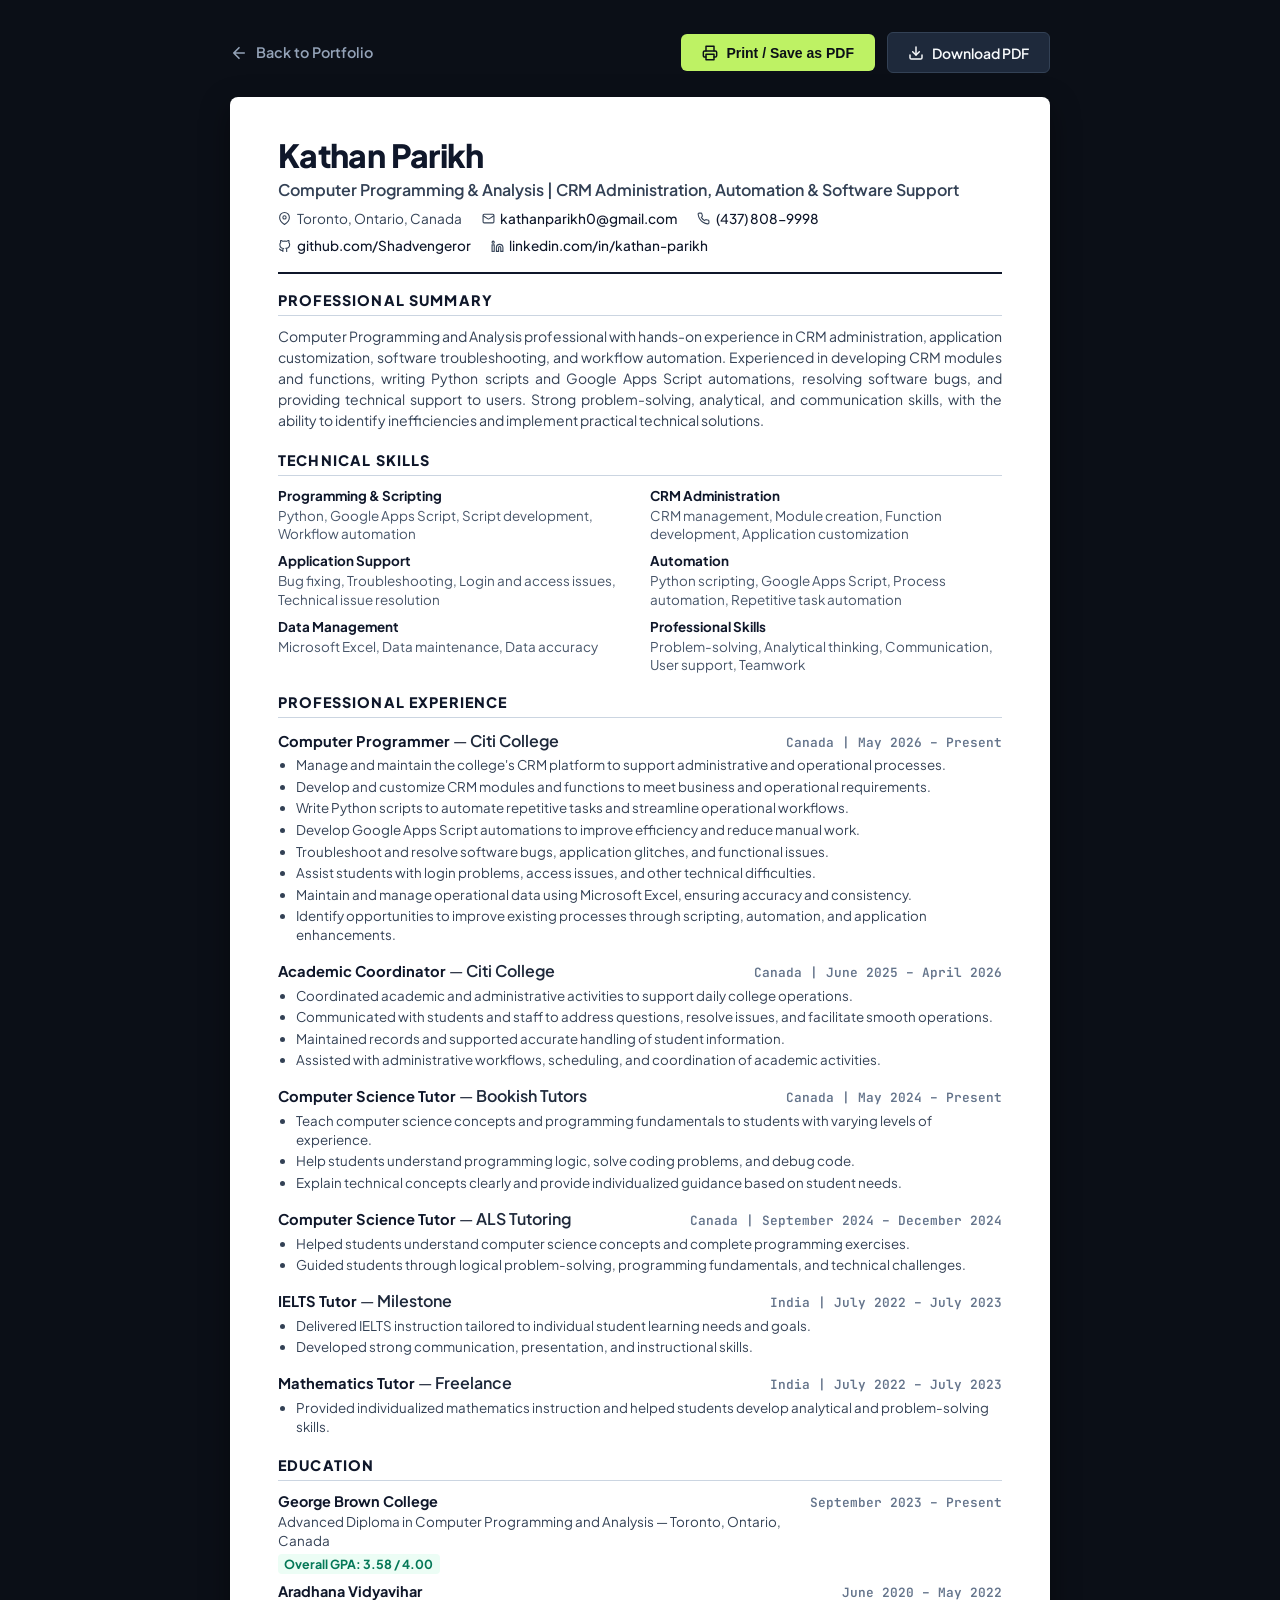
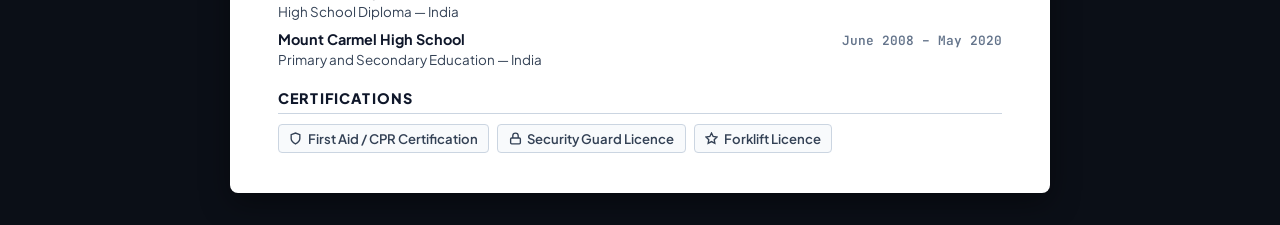
<file: resume.html>
<!DOCTYPE html>
<html lang="en">
<head>
    <meta charset="UTF-8">
    <meta name="viewport" content="width=device-width, initial-scale=1.0">
    <title>Kathan Parikh - Resume | Computer Programming & Analysis</title>
    <link rel="preconnect" href="https://fonts.googleapis.com">
    <link rel="preconnect" href="https://fonts.gstatic.com" crossorigin>
    <link href="https://fonts.googleapis.com/css2?family=Plus+Jakarta+Sans:wght@400;500;600;700;800&family=JetBrains+Mono:wght@400;500;600&display=swap" rel="stylesheet">
    <style>
        :root {
            --bg-page: #0b0f17;
            --surface: #ffffff;
            --text-dark: #0f172a;
            --text-muted: #334155;
            --text-light: #64748b;
            --accent: #2563eb;
            --border: #cbd5e1;
            --tag-bg: #f8fafc;
            --font-sans: 'Plus Jakarta Sans', -apple-system, BlinkMacSystemFont, 'Segoe UI', Roboto, sans-serif;
            --font-mono: 'JetBrains Mono', monospace;
        }

        * {
            box-sizing: border-box;
            margin: 0;
            padding: 0;
        }

        body {
            font-family: var(--font-sans);
            background-color: var(--bg-page);
            color: var(--text-dark);
            line-height: 1.45;
            padding: 2rem 1rem;
            min-height: 100vh;
        }

        /* Top Action Bar (Screen Only) */
        .action-bar {
            max-width: 820px;
            margin: 0 auto 1.5rem auto;
            display: flex;
            justify-content: space-between;
            align-items: center;
            flex-wrap: wrap;
            gap: 1rem;
        }

        .back-link {
            display: inline-flex;
            align-items: center;
            gap: 0.5rem;
            color: #94a3b8;
            text-decoration: none;
            font-weight: 600;
            font-size: 0.9rem;
            transition: color 0.2s;
        }

        .back-link:hover {
            color: #bef264;
        }

        .action-buttons {
            display: flex;
            align-items: center;
            gap: 0.75rem;
        }

        .btn {
            display: inline-flex;
            align-items: center;
            gap: 0.5rem;
            padding: 0.6rem 1.25rem;
            border-radius: 6px;
            font-size: 0.875rem;
            font-weight: 600;
            cursor: pointer;
            text-decoration: none;
            transition: all 0.2s;
            border: 1px solid transparent;
        }

        .btn-primary {
            background-color: #bef264;
            color: #0b0f17;
        }

        .btn-primary:hover {
            background-color: #a3e635;
        }

        .btn-secondary {
            background-color: #1e293b;
            color: #f8fafc;
            border-color: #334155;
        }

        .btn-secondary:hover {
            background-color: #334155;
        }

        /* Resume Sheet */
        .resume-sheet {
            max-width: 820px;
            margin: 0 auto;
            background: var(--surface);
            padding: 2.5rem 3rem;
            box-shadow: 0 10px 30px rgba(0, 0, 0, 0.4);
            border-radius: 8px;
        }

        /* Header */
        .resume-header {
            border-bottom: 2px solid var(--text-dark);
            padding-bottom: 1rem;
            margin-bottom: 1rem;
        }

        .candidate-name {
            font-size: 2rem;
            font-weight: 800;
            letter-spacing: -0.02em;
            color: var(--text-dark);
            line-height: 1.15;
            margin-bottom: 0.25rem;
        }

        .candidate-title {
            font-size: 1rem;
            font-weight: 600;
            color: #334155;
            margin-bottom: 0.45rem;
        }

        .contact-bar {
            display: flex;
            flex-wrap: wrap;
            gap: 0.5rem 1.25rem;
            font-size: 0.85rem;
            color: var(--text-muted);
        }

        .contact-item {
            display: inline-flex;
            align-items: center;
            gap: 0.35rem;
        }

        .contact-item a {
            color: var(--text-dark);
            text-decoration: none;
            font-weight: 500;
        }

        .contact-item a:hover {
            text-decoration: underline;
        }

        /* Section Styling */
        .section {
            margin-bottom: 1.15rem;
            break-inside: auto;
        }

        .section-title {
            font-size: 0.9rem;
            font-weight: 800;
            text-transform: uppercase;
            letter-spacing: 0.08em;
            color: var(--text-dark);
            border-bottom: 1.5px solid var(--border);
            padding-bottom: 0.25rem;
            margin-bottom: 0.65rem;
            display: flex;
            align-items: center;
            justify-content: space-between;
        }

        /* Summary */
        .summary-text {
            font-size: 0.875rem;
            color: #334155;
            line-height: 1.5;
            text-align: justify;
        }

        /* Skills Grid */
        .skills-table {
            display: grid;
            grid-template-columns: repeat(2, 1fr);
            gap: 0.5rem 1.25rem;
        }

        .skill-group {
            font-size: 0.84rem;
        }

        .skill-group-name {
            font-weight: 700;
            color: var(--text-dark);
            margin-bottom: 0.1rem;
        }

        .skill-items {
            color: #475569;
            line-height: 1.35;
        }

        /* Experience Items */
        .experience-item {
            margin-bottom: 0.9rem;
            break-inside: avoid;
        }

        .experience-item:last-child {
            margin-bottom: 0;
        }

        .role-header {
            display: flex;
            justify-content: space-between;
            align-items: baseline;
            flex-wrap: wrap;
            gap: 0.25rem;
            margin-bottom: 0.15rem;
        }

        .role-title {
            font-size: 0.92rem;
            font-weight: 700;
            color: var(--text-dark);
        }

        .role-org {
            font-weight: 600;
            color: #1e293b;
        }

        .role-meta {
            font-size: 0.8rem;
            font-weight: 600;
            color: var(--text-light);
            font-family: var(--font-mono);
        }

        .responsibilities {
            list-style: disc;
            padding-left: 1.15rem;
            margin-top: 0.25rem;
        }

        .responsibilities li {
            font-size: 0.835rem;
            color: #334155;
            margin-bottom: 0.18rem;
            line-height: 1.4;
        }

        /* Education */
        .edu-item {
            display: flex;
            justify-content: space-between;
            align-items: baseline;
            flex-wrap: wrap;
            gap: 0.25rem;
            margin-bottom: 0.45rem;
            break-inside: avoid;
        }

        .edu-item:last-child {
            margin-bottom: 0;
        }

        .edu-details {
            flex: 1;
        }

        .edu-school {
            font-weight: 700;
            font-size: 0.9rem;
            color: var(--text-dark);
        }

        .edu-degree {
            font-size: 0.84rem;
            color: #334155;
        }

        .edu-gpa {
            font-size: 0.78rem;
            font-weight: 700;
            color: #047857;
            background-color: #ecfdf5;
            padding: 0.08rem 0.4rem;
            border-radius: 4px;
            display: inline-block;
            margin-top: 0.15rem;
        }

        .edu-date {
            font-size: 0.8rem;
            font-weight: 600;
            color: var(--text-light);
            font-family: var(--font-mono);
        }

        /* Certifications List */
        .cert-list {
            display: flex;
            flex-wrap: wrap;
            gap: 0.5rem;
            list-style: none;
            break-inside: avoid;
        }

        .cert-pill {
            background-color: #f8fafc;
            border: 1px solid #cbd5e1;
            border-radius: 4px;
            padding: 0.25rem 0.65rem;
            font-size: 0.82rem;
            font-weight: 600;
            color: #334155;
            display: inline-flex;
            align-items: center;
            gap: 0.35rem;
        }

        /* Print Media Query */
        @media print {
            body {
                background: none;
                padding: 0;
                color: #000;
            }

            .action-bar {
                display: none !important;
            }

            .resume-sheet {
                max-width: 100%;
                width: 100%;
                margin: 0;
                padding: 0.8cm 1cm;
                box-shadow: none;
                border-radius: 0;
            }

            a {
                text-decoration: none;
                color: inherit;
            }

            .edu-gpa {
                background: none;
                border: 1px solid #047857;
                color: #047857;
            }

            .cert-pill {
                border-color: #94a3b8;
                background: none;
            }

            @page {
                size: A4 portrait;
                margin: 0.8cm;
            }
        }

        @media (max-width: 768px) {
            .resume-sheet {
                padding: 2rem 1.25rem;
            }
            .skills-table {
                grid-template-columns: 1fr;
            }
        }
    </style>
</head>
<body>

    <header class="action-bar">
        <a href="index.html" class="back-link">
            <svg width="18" height="18" viewBox="0 0 24 24" fill="none" stroke="currentColor" stroke-width="2.2" stroke-linecap="round" stroke-linejoin="round"><path d="M19 12H5M12 19l-7-7 7-7"/></svg>
            Back to Portfolio
        </a>
        <div class="action-buttons">
            <button onclick="window.print()" class="btn btn-primary">
                <svg width="16" height="16" viewBox="0 0 24 24" fill="none" stroke="currentColor" stroke-width="2.2" stroke-linecap="round" stroke-linejoin="round"><polyline points="6 9 6 2 18 2 18 9"></polyline><path d="M6 18H4a2 2 0 0 1-2-2v-5a2 2 0 0 1 2-2h16a2 2 0 0 1 2 2v5a2 2 0 0 1-2 2h-2"></path><rect x="6" y="14" width="12" height="8"></rect></svg>
                Print / Save as PDF
            </button>
            <a href="assets/Kathan_Parikh_Resume.pdf" download="Kathan_Parikh_Resume.pdf" class="btn btn-secondary">
                <svg width="16" height="16" viewBox="0 0 24 24" fill="none" stroke="currentColor" stroke-width="2.2" stroke-linecap="round" stroke-linejoin="round"><path d="M21 15v4a2 2 0 0 1-2 2H5a2 2 0 0 1-2-2v-4"></path><polyline points="7 10 12 15 17 10"></polyline><line x1="12" y1="15" x2="12" y2="3"></line></svg>
                Download PDF
            </a>
        </div>
    </header>

    <main class="resume-sheet">
        <!-- HEADER -->
        <header class="resume-header">
            <h1 class="candidate-name">Kathan Parikh</h1>
            <div class="candidate-title">Computer Programming & Analysis | CRM Administration, Automation & Software Support</div>
            <div class="contact-bar">
                <span class="contact-item">
                    <svg width="13" height="13" viewBox="0 0 24 24" fill="none" stroke="currentColor" stroke-width="2"><path d="M21 10c0 7-9 13-9 13s-9-6-9-13a9 9 0 0 1 18 0z"></path><circle cx="12" cy="10" r="3"></circle></svg>
                    Toronto, Ontario, Canada
                </span>
                <span class="contact-item">
                    <svg width="13" height="13" viewBox="0 0 24 24" fill="none" stroke="currentColor" stroke-width="2"><rect x="2" y="4" width="20" height="16" rx="2"></rect><path d="m22 7-8.97 5.7a1.94 1.94 0 0 1-2.06 0L2 7"></path></svg>
                    <a href="mailto:kathanparikh0@gmail.com">kathanparikh0@gmail.com</a>
                </span>
                <span class="contact-item">
                    <svg width="13" height="13" viewBox="0 0 24 24" fill="none" stroke="currentColor" stroke-width="2"><path d="M22 16.92v3a2 2 0 0 1-2.18 2 19.79 19.79 0 0 1-8.63-3.07 19.5 19.5 0 0 1-6-6 19.79 19.79 0 0 1-3.07-8.67A2 2 0 0 1 4.11 2h3a2 2 0 0 1 2 1.72 12.84 12.84 0 0 0 .7 2.81 2 2 0 0 1-.45 2.11L8.09 9.91a16 16 0 0 0 6 6l1.27-1.27a2 2 0 0 1 2.11-.45 12.84 12.84 0 0 0 2.81.7A2 2 0 0 1 22 16.92z"></path></svg>
                    <a href="tel:4378089998">(437) 808-9998</a>
                </span>
                <span class="contact-item">
                    <svg width="13" height="13" viewBox="0 0 24 24" fill="none" stroke="currentColor" stroke-width="2"><path d="M9 19c-5 1.5-5-2.5-7-3m14 6v-3.87a3.37 3.37 0 0 0-.94-2.61c3.14-.35 6.44-1.54 6.44-7A5.44 5.44 0 0 0 20 4.77 5.07 5.07 0 0 0 19.91 1S18.73.65 16 2.48a13.38 13.38 0 0 0-7 0C6.27.65 5.09 1 5.09 1A5.07 5.07 0 0 0 5 4.77a5.44 5.44 0 0 0-1.5 3.78c0 5.42 3.3 6.61 6.44 7A3.37 3.37 0 0 0 9 18.13V22"></path></svg>
                    <a href="https://github.com/Shadvengeror" target="_blank" rel="noopener">github.com/Shadvengeror</a>
                </span>
                <span class="contact-item">
                    <svg width="13" height="13" viewBox="0 0 24 24" fill="none" stroke="currentColor" stroke-width="2"><path d="M16 8a6 6 0 0 1 6 6v7h-4v-7a2 2 0 0 0-2-2 2 2 0 0 0-2 2v7h-4v-7a6 6 0 0 1 6-6z"></path><rect x="2" y="9" width="4" height="12"></rect><circle cx="4" cy="4" r="2"></circle></svg>
                    <a href="https://www.linkedin.com/in/kathan-parikh-7a26a5268/" target="_blank" rel="noopener">linkedin.com/in/kathan-parikh</a>
                </span>
            </div>
        </header>

        <!-- PROFESSIONAL SUMMARY -->
        <section class="section">
            <h2 class="section-title">Professional Summary</h2>
            <p class="summary-text">
                Computer Programming and Analysis professional with hands-on experience in CRM administration, application customization, software troubleshooting, and workflow automation. Experienced in developing CRM modules and functions, writing Python scripts and Google Apps Script automations, resolving software bugs, and providing technical support to users. Strong problem-solving, analytical, and communication skills, with the ability to identify inefficiencies and implement practical technical solutions.
            </p>
        </section>

        <!-- TECHNICAL SKILLS -->
        <section class="section">
            <h2 class="section-title">Technical Skills</h2>
            <div class="skills-table">
                <div class="skill-group">
                    <div class="skill-group-name">Programming & Scripting</div>
                    <div class="skill-items">Python, Google Apps Script, Script development, Workflow automation</div>
                </div>
                <div class="skill-group">
                    <div class="skill-group-name">CRM Administration</div>
                    <div class="skill-items">CRM management, Module creation, Function development, Application customization</div>
                </div>
                <div class="skill-group">
                    <div class="skill-group-name">Application Support</div>
                    <div class="skill-items">Bug fixing, Troubleshooting, Login and access issues, Technical issue resolution</div>
                </div>
                <div class="skill-group">
                    <div class="skill-group-name">Automation</div>
                    <div class="skill-items">Python scripting, Google Apps Script, Process automation, Repetitive task automation</div>
                </div>
                <div class="skill-group">
                    <div class="skill-group-name">Data Management</div>
                    <div class="skill-items">Microsoft Excel, Data maintenance, Data accuracy</div>
                </div>
                <div class="skill-group">
                    <div class="skill-group-name">Professional Skills</div>
                    <div class="skill-items">Problem-solving, Analytical thinking, Communication, User support, Teamwork</div>
                </div>
            </div>
        </section>

        <!-- PROFESSIONAL EXPERIENCE -->
        <section class="section">
            <h2 class="section-title">Professional Experience</h2>

            <!-- Citi College - Computer Programmer -->
            <article class="experience-item">
                <div class="role-header">
                    <div>
                        <span class="role-title">Computer Programmer</span> &mdash; <span class="role-org">Citi College</span>
                    </div>
                    <span class="role-meta">Canada | May 2026 – Present</span>
                </div>
                <ul class="responsibilities">
                    <li>Manage and maintain the college's CRM platform to support administrative and operational processes.</li>
                    <li>Develop and customize CRM modules and functions to meet business and operational requirements.</li>
                    <li>Write Python scripts to automate repetitive tasks and streamline operational workflows.</li>
                    <li>Develop Google Apps Script automations to improve efficiency and reduce manual work.</li>
                    <li>Troubleshoot and resolve software bugs, application glitches, and functional issues.</li>
                    <li>Assist students with login problems, access issues, and other technical difficulties.</li>
                    <li>Maintain and manage operational data using Microsoft Excel, ensuring accuracy and consistency.</li>
                    <li>Identify opportunities to improve existing processes through scripting, automation, and application enhancements.</li>
                </ul>
            </article>

            <!-- Citi College - Academic Coordinator -->
            <article class="experience-item">
                <div class="role-header">
                    <div>
                        <span class="role-title">Academic Coordinator</span> &mdash; <span class="role-org">Citi College</span>
                    </div>
                    <span class="role-meta">Canada | June 2025 – April 2026</span>
                </div>
                <ul class="responsibilities">
                    <li>Coordinated academic and administrative activities to support daily college operations.</li>
                    <li>Communicated with students and staff to address questions, resolve issues, and facilitate smooth operations.</li>
                    <li>Maintained records and supported accurate handling of student information.</li>
                    <li>Assisted with administrative workflows, scheduling, and coordination of academic activities.</li>
                </ul>
            </article>

            <!-- Bookish Tutors - CS Tutor -->
            <article class="experience-item">
                <div class="role-header">
                    <div>
                        <span class="role-title">Computer Science Tutor</span> &mdash; <span class="role-org">Bookish Tutors</span>
                    </div>
                    <span class="role-meta">Canada | May 2024 – Present</span>
                </div>
                <ul class="responsibilities">
                    <li>Teach computer science concepts and programming fundamentals to students with varying levels of experience.</li>
                    <li>Help students understand programming logic, solve coding problems, and debug code.</li>
                    <li>Explain technical concepts clearly and provide individualized guidance based on student needs.</li>
                </ul>
            </article>

            <!-- ALS Tutoring - CS Tutor -->
            <article class="experience-item">
                <div class="role-header">
                    <div>
                        <span class="role-title">Computer Science Tutor</span> &mdash; <span class="role-org">ALS Tutoring</span>
                    </div>
                    <span class="role-meta">Canada | September 2024 – December 2024</span>
                </div>
                <ul class="responsibilities">
                    <li>Helped students understand computer science concepts and complete programming exercises.</li>
                    <li>Guided students through logical problem-solving, programming fundamentals, and technical challenges.</li>
                </ul>
            </article>

            <!-- Milestone - IELTS Tutor -->
            <article class="experience-item">
                <div class="role-header">
                    <div>
                        <span class="role-title">IELTS Tutor</span> &mdash; <span class="role-org">Milestone</span>
                    </div>
                    <span class="role-meta">India | July 2022 – July 2023</span>
                </div>
                <ul class="responsibilities">
                    <li>Delivered IELTS instruction tailored to individual student learning needs and goals.</li>
                    <li>Developed strong communication, presentation, and instructional skills.</li>
                </ul>
            </article>

            <!-- Freelance - Mathematics Tutor -->
            <article class="experience-item">
                <div class="role-header">
                    <div>
                        <span class="role-title">Mathematics Tutor</span> &mdash; <span class="role-org">Freelance</span>
                    </div>
                    <span class="role-meta">India | July 2022 – July 2023</span>
                </div>
                <ul class="responsibilities">
                    <li>Provided individualized mathematics instruction and helped students develop analytical and problem-solving skills.</li>
                </ul>
            </article>
        </section>

        <!-- EDUCATION -->
        <section class="section">
            <h2 class="section-title">Education</h2>
            <div class="edu-item">
                <div class="edu-details">
                    <div class="edu-school">George Brown College</div>
                    <div class="edu-degree">Advanced Diploma in Computer Programming and Analysis &mdash; Toronto, Ontario, Canada</div>
                    <div class="edu-gpa">Overall GPA: 3.58 / 4.00</div>
                </div>
                <div class="edu-date">September 2023 – Present</div>
            </div>
            <div class="edu-item">
                <div class="edu-details">
                    <div class="edu-school">Aradhana Vidyavihar</div>
                    <div class="edu-degree">High School Diploma &mdash; India</div>
                </div>
                <div class="edu-date">June 2020 – May 2022</div>
            </div>
            <div class="edu-item">
                <div class="edu-details">
                    <div class="edu-school">Mount Carmel High School</div>
                    <div class="edu-degree">Primary and Secondary Education &mdash; India</div>
                </div>
                <div class="edu-date">June 2008 – May 2020</div>
            </div>
        </section>

        <!-- CERTIFICATIONS -->
        <section class="section" style="margin-bottom: 0;">
            <h2 class="section-title">Certifications</h2>
            <ul class="cert-list">
                <li class="cert-pill">
                    <svg width="13" height="13" viewBox="0 0 24 24" fill="none" stroke="currentColor" stroke-width="2.5"><path d="M12 22s8-4 8-10V5l-8-3-8 3v7c0 6 8 10 8 10z"></path></svg>
                    First Aid / CPR Certification
                </li>
                <li class="cert-pill">
                    <svg width="13" height="13" viewBox="0 0 24 24" fill="none" stroke="currentColor" stroke-width="2.5"><rect x="3" y="11" width="18" height="11" rx="2" ry="2"></rect><path d="M7 11V7a5 5 0 0 1 10 0v4"></path></svg>
                    Security Guard Licence
                </li>
                <li class="cert-pill">
                    <svg width="13" height="13" viewBox="0 0 24 24" fill="none" stroke="currentColor" stroke-width="2.5"><polygon points="12 2 15.09 8.26 22 9.27 17 14.14 18.18 21.02 12 17.77 5.82 21.02 7 14.14 2 9.27 8.91 8.26 12 2"></polygon></svg>
                    Forklift Licence
                </li>
            </ul>
        </section>
    </main>

</body>
</html>
</file>
<file: style.css>
/* ==========================================================================
   KATHAN PARIKH - PORTFOLIO DESIGN SYSTEM
   Theme: Editorial Dark / Electric Lime Accent
   Typography: Plus Jakarta Sans + JetBrains Mono
   ========================================================================== */

:root {
    /* Color Palette */
    --bg-base: #090d14;
    --bg-subtle: #0d121c;
    --bg-surface: #121824;
    --bg-surface-elevated: #172030;
    --bg-surface-hover: #1e283c;
    
    /* Text Hierarchy */
    --text-primary: #f8fafc;       /* Crisp warm white */
    --text-secondary: #94a3b8;     /* Muted cool gray */
    --text-tertiary: #64748b;      /* Subtle slate */
    --text-dark: #090d14;          /* Inverted dark for accent buttons */
    
    /* Accent: Electric Lime / Vivid Chartreuse */
    --accent: #bef264;             /* Vibrant lime-300 */
    --accent-hover: #a3e635;       /* Saturated lime-400 */
    --accent-bright: #ccff00;      /* Electric highlight */
    --accent-subtle: rgba(190, 242, 100, 0.12);
    --accent-border: rgba(190, 242, 100, 0.28);
    --accent-glow: rgba(190, 242, 100, 0.2);
    
    /* Borders */
    --border-subtle: rgba(255, 255, 255, 0.08);
    --border-medium: rgba(255, 255, 255, 0.14);
    --border-highlight: rgba(190, 242, 100, 0.4);
    
    /* Status Colors */
    --status-success: #4ade80;
    --status-info: #38bdf8;
    --status-warning: #fbbf24;
    
    /* Typography */
    --font-main: 'Plus Jakarta Sans', system-ui, -apple-system, BlinkMacSystemFont, 'Segoe UI', Roboto, sans-serif;
    --font-mono: 'JetBrains Mono', ui-monospace, SFMono-Regular, Menlo, Monaco, Consolas, monospace;
    
    /* Layout & Geometry */
    --container-max: 1180px;
    --radius-sm: 6px;
    --radius-md: 10px;
    --radius-lg: 14px;
    --radius-full: 9999px;
    
    /* Transitions */
    --transition-fast: 0.18s ease;
    --transition-normal: 0.26s cubic-bezier(0.16, 1, 0.3, 1);
}

/* --- RESET & ACCESSIBILITY BASE --- */
*, *::before, *::after {
    box-sizing: border-box;
    margin: 0;
    padding: 0;
}

html {
    scroll-behavior: smooth;
    scroll-padding-top: 5rem;
    -webkit-text-size-adjust: 100%;
    overflow-x: hidden;
}

body {
    font-family: var(--font-main);
    background-color: var(--bg-base);
    color: var(--text-primary);
    line-height: 1.6;
    overflow-x: hidden;
    width: 100%;
    min-height: 100vh;
    -webkit-font-smoothing: antialiased;
    -moz-osx-font-smoothing: grayscale;
    background-image: 
        radial-gradient(ellipse 80% 50% at 50% -20%, rgba(190, 242, 100, 0.04), transparent),
        radial-gradient(circle at 100% 40%, rgba(56, 189, 248, 0.02), transparent 40%);
    background-attachment: fixed;
}

/* Skip link for keyboard accessibility */
.skip-link {
    position: absolute;
    top: -60px;
    left: 1rem;
    background: var(--accent);
    color: var(--text-dark);
    padding: 0.6rem 1.2rem;
    font-weight: 700;
    font-size: 0.9rem;
    border-radius: var(--radius-sm);
    z-index: 99999;
    text-decoration: none;
    transition: top 0.2s ease;
}

.skip-link:focus {
    top: 1rem;
    outline: 2px solid #ffffff;
}

/* Accessible Focus States */
:focus-visible {
    outline: 2px solid var(--accent);
    outline-offset: 3px;
    border-radius: 4px;
}

img, svg {
    display: block;
    max-width: 100%;
}

a {
    color: inherit;
    text-decoration: none;
}

button {
    font-family: inherit;
    cursor: pointer;
    background: none;
    border: none;
}

/* Container */
.container {
    max-width: var(--container-max);
    margin: 0 auto;
    padding: 0 1.5rem;
    width: 100%;
}

/* --- TYPOGRAPHY UTILITIES --- */
.accent-text {
    color: var(--accent);
}

.mono-text {
    font-family: var(--font-mono);
}

/* --- STICKY NAVBAR --- */
.navbar {
    position: sticky;
    top: 0;
    z-index: 1000;
    background-color: rgba(9, 13, 20, 0.88);
    backdrop-filter: blur(14px);
    -webkit-backdrop-filter: blur(14px);
    border-bottom: 1px solid var(--border-subtle);
    transition: border-color var(--transition-fast), background-color var(--transition-fast);
    width: 100%;
}

.navbar.scrolled {
    background-color: rgba(9, 13, 20, 0.96);
    border-bottom-color: var(--border-medium);
}

.nav-container {
    display: flex;
    justify-content: space-between;
    align-items: center;
    height: 4.5rem;
    position: relative;
    width: 100%;
}

.logo-group {
    display: flex;
    align-items: center;
    gap: 0.75rem;
}

.logo-link {
    font-weight: 800;
    font-size: 1.15rem;
    letter-spacing: -0.02em;
    color: var(--text-primary);
    display: flex;
    align-items: center;
    gap: 0.5rem;
}

.logo-dot {
    width: 9px;
    height: 9px;
    border-radius: 50%;
    background-color: var(--accent);
    box-shadow: 0 0 10px var(--accent-bright);
    flex-shrink: 0;
}

.status-badge {
    display: inline-flex;
    align-items: center;
    gap: 0.4rem;
    padding: 0.2rem 0.65rem;
    background-color: rgba(74, 222, 128, 0.1);
    border: 1px solid rgba(74, 222, 128, 0.25);
    border-radius: var(--radius-full);
    font-size: 0.75rem;
    font-weight: 600;
    color: #4ade80;
    font-family: var(--font-mono);
    white-space: nowrap;
}

.status-pulse {
    width: 6px;
    height: 6px;
    border-radius: 50%;
    background-color: #4ade80;
    box-shadow: 0 0 6px #4ade80;
    animation: pulse 2s infinite;
    flex-shrink: 0;
}

@keyframes pulse {
    0% { opacity: 1; transform: scale(1); }
    50% { opacity: 0.5; transform: scale(1.15); }
    100% { opacity: 1; transform: scale(1); }
}

.nav-links {
    list-style: none;
    display: flex;
    align-items: center;
    gap: 1.5rem;
}

.nav-links a {
    color: var(--text-secondary);
    font-size: 0.88rem;
    font-weight: 600;
    transition: color var(--transition-fast);
    padding: 0.4rem 0.2rem;
    position: relative;
}

.nav-links a:hover,
.nav-links a.active {
    color: var(--text-primary);
}

.nav-links a.active::after {
    content: '';
    position: absolute;
    bottom: -2px;
    left: 0;
    right: 0;
    height: 2px;
    background-color: var(--accent);
    border-radius: 2px;
}

/* Hide mobile-specific nav item on desktop */
.nav-links .mobile-resume-btn {
    display: none;
}

.nav-actions {
    display: flex;
    align-items: center;
    gap: 0.85rem;
}

/* Mobile Toggle */
.mobile-toggle {
    display: none;
    align-items: center;
    justify-content: center;
    width: 42px;
    height: 42px;
    padding: 0;
    color: var(--text-primary);
    border-radius: var(--radius-sm);
    border: 1px solid var(--border-medium);
    background: var(--bg-surface);
    cursor: pointer;
    flex-shrink: 0;
}

.mobile-toggle svg {
    width: 22px;
    height: 22px;
}

/* --- BUTTONS --- */
.btn {
    display: inline-flex;
    align-items: center;
    justify-content: center;
    gap: 0.5rem;
    padding: 0.7rem 1.4rem;
    border-radius: var(--radius-sm);
    font-weight: 600;
    font-size: 0.9rem;
    transition: all var(--transition-fast);
    white-space: nowrap;
    border: 1px solid transparent;
}

.btn-sm {
    padding: 0.45rem 0.95rem;
    font-size: 0.82rem;
}

.btn-primary {
    background-color: var(--accent);
    color: var(--text-dark);
    box-shadow: 0 2px 10px rgba(190, 242, 100, 0.2);
}

.btn-primary:hover {
    background-color: var(--accent-hover);
    transform: translateY(-2px);
    box-shadow: 0 4px 16px rgba(190, 242, 100, 0.35);
}

.btn-secondary {
    background-color: var(--bg-surface);
    color: var(--text-primary);
    border-color: var(--border-medium);
}

.btn-secondary:hover {
    background-color: var(--bg-surface-hover);
    border-color: var(--accent-border);
    color: var(--text-primary);
    transform: translateY(-2px);
}

.btn-ghost {
    background-color: transparent;
    color: var(--text-secondary);
    border-color: transparent;
}

.btn-ghost:hover {
    color: var(--text-primary);
    background-color: var(--bg-surface);
}

.btn-outline-accent {
    background-color: var(--accent-subtle);
    color: var(--accent);
    border-color: var(--accent-border);
}

.btn-outline-accent:hover {
    background-color: var(--accent);
    color: var(--text-dark);
}

/* --- SECTION COMMON --- */
.section {
    padding: 6rem 0;
    position: relative;
    width: 100%;
}

.section-divider {
    border: none;
    height: 1px;
    background: linear-gradient(90deg, transparent, var(--border-medium), transparent);
    margin: 0;
}

.section-header {
    margin-bottom: 3.5rem;
}

.section-tag {
    display: inline-flex;
    align-items: center;
    gap: 0.4rem;
    font-family: var(--font-mono);
    font-size: 0.8rem;
    font-weight: 600;
    text-transform: uppercase;
    letter-spacing: 0.1em;
    color: var(--accent);
    margin-bottom: 0.75rem;
}

.section-title {
    font-size: 2.35rem;
    font-weight: 800;
    letter-spacing: -0.025em;
    line-height: 1.2;
    color: var(--text-primary);
    margin-bottom: 0.75rem;
}

.section-description {
    font-size: 1.05rem;
    color: var(--text-secondary);
    max-width: 680px;
    line-height: 1.6;
}

/* --- HERO SECTION --- */
.hero-section {
    padding: 5rem 0 5.5rem 0;
    position: relative;
}

.hero-grid {
    display: grid;
    grid-template-columns: 1.15fr 0.85fr;
    gap: 3.5rem;
    align-items: center;
}

.hero-left, .hero-right {
    min-width: 0;
}

.hero-badge {
    display: inline-flex;
    align-items: center;
    gap: 0.5rem;
    padding: 0.35rem 0.85rem;
    background-color: var(--accent-subtle);
    border: 1px solid var(--accent-border);
    border-radius: var(--radius-full);
    font-size: clamp(0.72rem, 2.5vw, 0.82rem);
    font-weight: 600;
    color: var(--accent);
    font-family: var(--font-mono);
    margin-bottom: 1.5rem;
    max-width: 100%;
    line-height: 1.4;
}

.hero-title {
    font-size: clamp(2.2rem, 5vw, 3.25rem);
    font-weight: 800;
    line-height: 1.14;
    letter-spacing: -0.035em;
    margin-bottom: 1.5rem;
    color: var(--text-primary);
    word-break: normal;
    overflow-wrap: break-word;
}

.hero-summary {
    font-size: 1.1rem;
    line-height: 1.65;
    color: var(--text-secondary);
    margin-bottom: 2rem;
    max-width: 620px;
}

.hero-cta-group {
    display: flex;
    flex-wrap: wrap;
    align-items: center;
    gap: 1rem;
    margin-bottom: 2.5rem;
}

.hero-meta-bar {
    display: grid;
    grid-template-columns: repeat(2, 1fr);
    gap: 0.85rem 1.5rem;
    padding-top: 1.75rem;
    border-top: 1px solid var(--border-subtle);
}

.meta-item {
    display: flex;
    align-items: flex-start;
    gap: 0.65rem;
    font-size: 0.88rem;
    color: var(--text-secondary);
    min-width: 0;
}

.meta-item svg {
    width: 17px;
    height: 17px;
    color: var(--accent);
    flex-shrink: 0;
    margin-top: 0.2rem;
}

.meta-label {
    display: block;
    font-size: 0.75rem;
    color: var(--text-tertiary);
    text-transform: uppercase;
    font-weight: 700;
    letter-spacing: 0.05em;
    font-family: var(--font-mono);
}

.meta-value {
    color: var(--text-primary);
    font-weight: 500;
    word-break: break-word;
}

/* --- HERO INTERACTIVE TERMINAL / SYSTEM VISUAL --- */
.hero-visual-card {
    background-color: var(--bg-surface);
    border: 1px solid var(--border-medium);
    border-radius: var(--radius-md);
    overflow: hidden;
    box-shadow: 0 16px 40px -10px rgba(0, 0, 0, 0.6), 0 0 30px rgba(190, 242, 100, 0.05);
    display: flex;
    flex-direction: column;
    min-width: 0;
    max-width: 100%;
}

.terminal-header {
    background-color: var(--bg-subtle);
    padding: 0.75rem 1rem;
    border-bottom: 1px solid var(--border-subtle);
    display: flex;
    align-items: center;
    justify-content: space-between;
    gap: 0.5rem;
}

.terminal-dots {
    display: flex;
    gap: 6px;
    flex-shrink: 0;
}

.terminal-dot {
    width: 11px;
    height: 11px;
    border-radius: 50%;
}

.dot-red { background-color: #ef4444; }
.dot-yellow { background-color: #f59e0b; }
.dot-green { background-color: #10b981; }

.terminal-title {
    font-family: var(--font-mono);
    font-size: 0.76rem;
    color: var(--text-tertiary);
    font-weight: 500;
    white-space: nowrap;
    overflow: hidden;
    text-overflow: ellipsis;
}

.terminal-badge {
    font-family: var(--font-mono);
    font-size: 0.72rem;
    color: var(--accent);
    background-color: var(--accent-subtle);
    padding: 0.15rem 0.5rem;
    border-radius: var(--radius-sm);
    border: 1px solid var(--accent-border);
    flex-shrink: 0;
}

.terminal-tabs {
    display: flex;
    background-color: var(--bg-subtle);
    border-bottom: 1px solid var(--border-subtle);
    overflow-x: auto;
    -webkit-overflow-scrolling: touch;
    scrollbar-width: none;
    -ms-overflow-style: none;
}

.terminal-tabs::-webkit-scrollbar {
    display: none;
}

.tab-btn {
    padding: 0.6rem 0.85rem;
    font-family: var(--font-mono);
    font-size: 0.76rem;
    color: var(--text-tertiary);
    border-right: 1px solid var(--border-subtle);
    transition: all var(--transition-fast);
    display: flex;
    align-items: center;
    gap: 0.4rem;
    white-space: nowrap;
    flex-shrink: 0;
}

.tab-btn:hover {
    color: var(--text-primary);
    background-color: rgba(255, 255, 255, 0.02);
}

.tab-btn.active {
    color: var(--accent);
    background-color: var(--bg-surface);
    border-bottom: 2px solid var(--accent);
}

.terminal-body {
    padding: 1.25rem;
    font-family: var(--font-mono);
    font-size: 0.82rem;
    line-height: 1.6;
    background-color: var(--bg-surface);
    min-height: 275px;
    display: flex;
    flex-direction: column;
    justify-content: space-between;
}

.workflow-pipeline {
    display: flex;
    flex-direction: column;
    gap: 0.85rem;
}

.pipe-step {
    display: flex;
    align-items: flex-start;
    gap: 0.75rem;
    padding: 0.55rem 0.75rem;
    background-color: rgba(255, 255, 255, 0.02);
    border: 1px solid var(--border-subtle);
    border-radius: var(--radius-sm);
    transition: border-color var(--transition-fast);
}

.pipe-step:hover {
    border-color: var(--border-medium);
}

.pipe-num {
    color: var(--accent);
    font-weight: 700;
    font-size: 0.75rem;
    background-color: var(--accent-subtle);
    padding: 0.1rem 0.35rem;
    border-radius: 3px;
    flex-shrink: 0;
}

.pipe-content {
    flex: 1;
    min-width: 0;
}

.pipe-name {
    color: var(--text-primary);
    font-weight: 600;
    font-size: 0.82rem;
    display: flex;
    align-items: center;
    justify-content: space-between;
    gap: 0.5rem;
    flex-wrap: wrap;
}

.pipe-desc {
    color: var(--text-secondary);
    font-size: 0.76rem;
    margin-top: 0.15rem;
    line-height: 1.45;
}

.pipe-status {
    font-size: 0.7rem;
    color: var(--status-success);
    white-space: nowrap;
}

.terminal-footer-metrics {
    margin-top: 1rem;
    padding-top: 0.85rem;
    border-top: 1px dashed var(--border-subtle);
    display: grid;
    grid-template-columns: repeat(3, 1fr);
    gap: 0.5rem;
    text-align: center;
}

.metric-box {
    background-color: rgba(255, 255, 255, 0.02);
    padding: 0.4rem 0.5rem;
    border-radius: var(--radius-sm);
    border: 1px solid var(--border-subtle);
    min-width: 0;
}

.metric-val {
    font-weight: 700;
    color: var(--accent);
    font-size: 0.85rem;
    white-space: nowrap;
}

.metric-lbl {
    font-size: 0.68rem;
    color: var(--text-tertiary);
    white-space: nowrap;
    overflow: hidden;
    text-overflow: ellipsis;
}

/* --- ABOUT & PROFESSIONAL SUMMARY SECTION --- */
.summary-card {
    background-color: var(--bg-surface);
    border: 1px solid var(--border-medium);
    border-radius: var(--radius-lg);
    padding: 2.75rem;
    box-shadow: 0 10px 30px -10px rgba(0, 0, 0, 0.5);
    margin-bottom: 2.5rem;
}

.summary-headline {
    font-size: 1.35rem;
    font-weight: 700;
    color: var(--text-primary);
    margin-bottom: 1.25rem;
    line-height: 1.4;
}

.summary-paragraph {
    font-size: 1.05rem;
    line-height: 1.75;
    color: var(--text-secondary);
    margin-bottom: 1.5rem;
}

.summary-narrative {
    font-size: 0.98rem;
    line-height: 1.7;
    color: var(--text-secondary);
    padding-top: 1.5rem;
    border-top: 1px solid var(--border-subtle);
}

.opportunities-banner {
    display: flex;
    flex-direction: column;
    gap: 1rem;
}

.opp-title {
    font-size: 0.88rem;
    text-transform: uppercase;
    letter-spacing: 0.08em;
    font-weight: 700;
    color: var(--text-tertiary);
    font-family: var(--font-mono);
}

.opp-grid {
    display: grid;
    grid-template-columns: repeat(auto-fit, minmax(240px, 1fr));
    gap: 1rem;
}

.opp-card {
    background-color: var(--bg-surface-elevated);
    border: 1px solid var(--border-subtle);
    border-radius: var(--radius-md);
    padding: 1.25rem;
    display: flex;
    align-items: flex-start;
    gap: 0.85rem;
    transition: all var(--transition-fast);
}

.opp-card:hover {
    border-color: var(--accent-border);
    transform: translateY(-2px);
}

.opp-icon {
    width: 36px;
    height: 36px;
    border-radius: var(--radius-sm);
    background-color: var(--accent-subtle);
    color: var(--accent);
    display: flex;
    align-items: center;
    justify-content: center;
    flex-shrink: 0;
}

.opp-icon svg {
    width: 18px;
    height: 18px;
}

.opp-content h4 {
    font-size: 0.95rem;
    font-weight: 700;
    color: var(--text-primary);
    margin-bottom: 0.2rem;
}

.opp-content p {
    font-size: 0.82rem;
    color: var(--text-secondary);
    line-height: 1.45;
}

/* --- TECHNICAL SKILLS SECTION --- */
.skills-grid {
    display: grid;
    grid-template-columns: repeat(auto-fit, minmax(320px, 1fr));
    gap: 1.5rem;
}

.skill-card {
    background-color: var(--bg-surface);
    border: 1px solid var(--border-subtle);
    border-radius: var(--radius-md);
    padding: 1.75rem;
    transition: all var(--transition-normal);
    display: flex;
    flex-direction: column;
}

.skill-card:hover {
    border-color: var(--accent-border);
    background-color: var(--bg-surface-hover);
    transform: translateY(-3px);
    box-shadow: 0 10px 25px -5px rgba(0, 0, 0, 0.4);
}

.skill-card-header {
    display: flex;
    align-items: center;
    gap: 0.85rem;
    margin-bottom: 1.25rem;
}

.skill-card-icon {
    width: 40px;
    height: 40px;
    border-radius: var(--radius-sm);
    background-color: var(--accent-subtle);
    color: var(--accent);
    display: flex;
    align-items: center;
    justify-content: center;
    flex-shrink: 0;
}

.skill-card-icon svg {
    width: 20px;
    height: 20px;
}

.skill-card-title {
    font-size: 1.1rem;
    font-weight: 700;
    color: var(--text-primary);
}

.skill-tags-list {
    display: flex;
    flex-wrap: wrap;
    gap: 0.5rem;
    list-style: none;
    margin-top: auto;
}

.skill-tag {
    background-color: rgba(255, 255, 255, 0.04);
    border: 1px solid var(--border-subtle);
    color: var(--text-secondary);
    padding: 0.35rem 0.75rem;
    border-radius: var(--radius-sm);
    font-size: 0.82rem;
    font-weight: 500;
    font-family: var(--font-mono);
    transition: all var(--transition-fast);
}

.skill-card:hover .skill-tag {
    color: var(--text-primary);
    border-color: var(--border-medium);
}

/* --- PROFESSIONAL EXPERIENCE TIMELINE (PRIORITY) --- */
.timeline-container {
    position: relative;
    padding-left: 2rem;
}

.timeline-line {
    position: absolute;
    left: 7px;
    top: 1rem;
    bottom: 1rem;
    width: 2px;
    background: linear-gradient(180deg, var(--accent) 0%, var(--border-medium) 40%, var(--border-subtle) 100%);
}

.timeline-card {
    position: relative;
    margin-bottom: 2.5rem;
}

.timeline-card:last-child {
    margin-bottom: 0;
}

.timeline-marker {
    position: absolute;
    left: -2rem;
    top: 1.75rem;
    width: 16px;
    height: 16px;
    border-radius: 50%;
    background-color: var(--bg-base);
    border: 2px solid var(--border-medium);
    transition: all var(--transition-fast);
    z-index: 2;
}

.timeline-card.primary-role .timeline-marker {
    background-color: var(--accent);
    border-color: var(--accent-bright);
    box-shadow: 0 0 12px var(--accent-bright);
}

.role-box {
    background-color: var(--bg-surface);
    border: 1px solid var(--border-subtle);
    border-radius: var(--radius-lg);
    padding: 2.25rem;
    transition: all var(--transition-normal);
}

.timeline-card.primary-role .role-box {
    border-color: var(--accent-border);
    background-color: var(--bg-surface-elevated);
    box-shadow: 0 12px 36px -10px rgba(0, 0, 0, 0.6), 0 0 20px rgba(190, 242, 100, 0.08);
}

.role-box:hover {
    border-color: var(--border-highlight);
    transform: translateY(-2px);
}

.role-top-row {
    display: flex;
    justify-content: space-between;
    align-items: flex-start;
    flex-wrap: wrap;
    gap: 0.85rem;
    margin-bottom: 0.75rem;
}

.role-title-wrap h3 {
    font-size: 1.3rem;
    font-weight: 800;
    color: var(--text-primary);
    display: flex;
    align-items: center;
    flex-wrap: wrap;
    gap: 0.65rem;
}

.company-tag {
    color: var(--accent);
    font-weight: 600;
}

.featured-role-badge {
    background-color: var(--accent);
    color: var(--text-dark);
    font-size: 0.7rem;
    font-weight: 800;
    text-transform: uppercase;
    letter-spacing: 0.06em;
    padding: 0.2rem 0.55rem;
    border-radius: var(--radius-sm);
    font-family: var(--font-mono);
}

.role-meta-badge {
    font-family: var(--font-mono);
    font-size: 0.82rem;
    font-weight: 600;
    color: var(--text-secondary);
    background-color: rgba(255, 255, 255, 0.04);
    border: 1px solid var(--border-subtle);
    padding: 0.3rem 0.75rem;
    border-radius: var(--radius-sm);
    white-space: nowrap;
}

.role-bullets {
    list-style: none;
    margin: 1.25rem 0 1.5rem 0;
    display: flex;
    flex-direction: column;
    gap: 0.65rem;
}

.role-bullets li {
    position: relative;
    padding-left: 1.5rem;
    font-size: 0.95rem;
    color: var(--text-secondary);
    line-height: 1.55;
}

.role-bullets li::before {
    content: '';
    position: absolute;
    left: 0;
    top: 0.6rem;
    width: 6px;
    height: 6px;
    border-radius: 50%;
    background-color: var(--accent);
}

.role-tech-pills {
    display: flex;
    flex-wrap: wrap;
    gap: 0.5rem;
    padding-top: 1.25rem;
    border-top: 1px solid var(--border-subtle);
}

.tech-chip {
    font-size: 0.76rem;
    font-weight: 600;
    font-family: var(--font-mono);
    padding: 0.25rem 0.65rem;
    border-radius: var(--radius-sm);
    background-color: rgba(255, 255, 255, 0.03);
    border: 1px solid var(--border-subtle);
    color: var(--text-secondary);
}

/* --- SELECTED PROJECTS SECTION --- */
/* Capstone Featured Hero */
.capstone-featured-card {
    background-color: var(--bg-surface);
    border: 1px solid var(--accent-border);
    border-radius: var(--radius-lg);
    padding: 2.75rem;
    margin-bottom: 3.5rem;
    box-shadow: 0 16px 40px -10px rgba(0, 0, 0, 0.6), 0 0 25px rgba(190, 242, 100, 0.06);
    position: relative;
    overflow: hidden;
}

.capstone-badge {
    display: inline-flex;
    align-items: center;
    gap: 0.4rem;
    background-color: var(--accent);
    color: var(--text-dark);
    font-size: 0.72rem;
    font-weight: 800;
    text-transform: uppercase;
    letter-spacing: 0.08em;
    padding: 0.25rem 0.65rem;
    border-radius: var(--radius-sm);
    font-family: var(--font-mono);
    margin-bottom: 1.25rem;
}

.capstone-grid {
    display: grid;
    grid-template-columns: 1.15fr 0.85fr;
    gap: 2.75rem;
}

.capstone-grid > div {
    min-width: 0;
}

.capstone-title {
    font-size: 2.2rem;
    font-weight: 800;
    letter-spacing: -0.025em;
    color: var(--text-primary);
    margin-bottom: 1rem;
}

.capstone-description {
    font-size: 1.05rem;
    color: var(--text-secondary);
    line-height: 1.7;
    margin-bottom: 1.25rem;
}

.capstone-vision {
    font-size: 0.95rem;
    color: var(--text-secondary);
    line-height: 1.6;
    margin-bottom: 1.75rem;
    padding-left: 1rem;
    border-left: 2px solid var(--accent);
}

.capstone-vision strong {
    color: var(--text-primary);
}

.capstone-actions {
    display: flex;
    flex-wrap: wrap;
    gap: 1rem;
    margin-top: 1.75rem;
}

/* Document Library */
.docs-library-header {
    font-size: 0.95rem;
    font-weight: 700;
    color: var(--text-primary);
    margin-bottom: 1rem;
    display: flex;
    align-items: center;
    justify-content: space-between;
    gap: 0.5rem;
}

.docs-grid {
    display: grid;
    grid-template-columns: 1fr;
    gap: 0.6rem;
    list-style: none;
}

.doc-link-item {
    display: flex;
    align-items: center;
    justify-content: space-between;
    gap: 0.75rem;
    padding: 0.65rem 0.95rem;
    background-color: var(--bg-surface-elevated);
    border: 1px solid var(--border-subtle);
    border-radius: var(--radius-sm);
    color: var(--text-secondary);
    font-size: 0.85rem;
    font-weight: 500;
    transition: all var(--transition-fast);
    min-width: 0;
}

.doc-link-item:hover {
    background-color: var(--bg-surface-hover);
    border-color: var(--accent-border);
    color: var(--text-primary);
    transform: translateX(3px);
}

.doc-title-part {
    display: flex;
    align-items: center;
    gap: 0.55rem;
    min-width: 0;
}

.doc-title-part span {
    white-space: nowrap;
    overflow: hidden;
    text-overflow: ellipsis;
}

.doc-title-part svg {
    width: 16px;
    height: 16px;
    color: var(--accent);
    flex-shrink: 0;
}

.doc-ext {
    font-family: var(--font-mono);
    font-size: 0.72rem;
    color: var(--text-tertiary);
    background-color: rgba(255, 255, 255, 0.04);
    padding: 0.1rem 0.35rem;
    border-radius: 3px;
    white-space: nowrap;
    flex-shrink: 0;
}

/* Projects Standard Grid */
.projects-grid {
    display: grid;
    grid-template-columns: repeat(auto-fill, minmax(320px, 1fr));
    gap: 1.75rem;
}

.project-card {
    background-color: var(--bg-surface);
    border: 1px solid var(--border-subtle);
    border-radius: var(--radius-md);
    overflow: hidden;
    transition: all var(--transition-normal);
    display: flex;
    flex-direction: column;
    min-width: 0;
}

.project-card:hover {
    border-color: var(--accent-border);
    transform: translateY(-4px);
    box-shadow: 0 14px 30px -10px rgba(0, 0, 0, 0.6);
}

/* Technical Visual Preview Banner */
.project-preview {
    height: 140px;
    background-color: var(--bg-subtle);
    border-bottom: 1px solid var(--border-subtle);
    padding: 1.25rem;
    display: flex;
    flex-direction: column;
    justify-content: center;
    position: relative;
    overflow: hidden;
}

.preview-grid-bg {
    position: absolute;
    inset: 0;
    background-size: 20px 20px;
    background-image: 
        linear-gradient(to right, rgba(255, 255, 255, 0.02) 1px, transparent 1px),
        linear-gradient(to bottom, rgba(255, 255, 255, 0.02) 1px, transparent 1px);
    opacity: 0.8;
}

.preview-content {
    position: relative;
    z-index: 1;
    font-family: var(--font-mono);
}

.preview-badge {
    font-size: 0.72rem;
    color: var(--accent);
    background-color: var(--accent-subtle);
    display: inline-block;
    padding: 0.15rem 0.45rem;
    border-radius: 3px;
    margin-bottom: 0.5rem;
}

.preview-code-line {
    font-size: 0.78rem;
    color: var(--text-secondary);
    display: flex;
    align-items: center;
    gap: 0.4rem;
    white-space: nowrap;
    overflow: hidden;
    text-overflow: ellipsis;
}

.preview-symbol {
    color: var(--accent);
    flex-shrink: 0;
}

.project-body {
    padding: 1.75rem;
    display: flex;
    flex-direction: column;
    flex: 1;
}

.project-title {
    font-size: 1.25rem;
    font-weight: 700;
    color: var(--text-primary);
    margin-bottom: 0.65rem;
}

.project-desc {
    font-size: 0.92rem;
    color: var(--text-secondary);
    line-height: 1.6;
    margin-bottom: 1.25rem;
    flex: 1;
}

.tech-pills {
    display: flex;
    flex-wrap: wrap;
    gap: 0.45rem;
    margin-bottom: 1.5rem;
}

.tech-pill {
    font-family: var(--font-mono);
    font-size: 0.76rem;
    font-weight: 600;
    background-color: rgba(255, 255, 255, 0.04);
    color: var(--text-primary);
    padding: 0.25rem 0.65rem;
    border-radius: var(--radius-sm);
    border: 1px solid var(--border-subtle);
}

.project-links {
    display: flex;
    align-items: center;
    gap: 1rem;
    margin-top: auto;
    padding-top: 1rem;
    border-top: 1px solid var(--border-subtle);
}

.link-btn {
    display: inline-flex;
    align-items: center;
    gap: 0.4rem;
    font-size: 0.85rem;
    font-weight: 600;
    color: var(--accent);
    transition: color var(--transition-fast);
}

.link-btn:hover {
    color: var(--accent-bright);
    text-decoration: underline;
}

.link-btn svg {
    width: 14px;
    height: 14px;
}

/* --- EDUCATION & CERTIFICATIONS & RECOMMENDATION --- */
.credentials-grid {
    display: grid;
    grid-template-columns: 1.15fr 0.85fr;
    gap: 2rem;
}

.credentials-grid > div {
    min-width: 0;
}

.edu-card, .cert-card, .rec-card {
    background-color: var(--bg-surface);
    border: 1px solid var(--border-subtle);
    border-radius: var(--radius-md);
    padding: 2.25rem;
}

.edu-timeline {
    list-style: none;
    display: flex;
    flex-direction: column;
    gap: 1.75rem;
}

.edu-item {
    position: relative;
    padding-left: 1.5rem;
    border-left: 2px solid var(--border-medium);
}

.edu-item.featured {
    border-left-color: var(--accent);
}

.edu-item::before {
    content: '';
    position: absolute;
    left: -6px;
    top: 4px;
    width: 10px;
    height: 10px;
    border-radius: 50%;
    background-color: var(--border-medium);
}

.edu-item.featured::before {
    background-color: var(--accent);
    box-shadow: 0 0 8px var(--accent-bright);
}

.edu-school {
    font-size: 1.15rem;
    font-weight: 700;
    color: var(--text-primary);
}

.edu-degree {
    font-size: 0.95rem;
    color: var(--text-secondary);
    margin-top: 0.15rem;
}

.edu-meta {
    display: flex;
    flex-wrap: wrap;
    align-items: center;
    gap: 0.75rem;
    margin-top: 0.45rem;
    font-family: var(--font-mono);
    font-size: 0.8rem;
    color: var(--text-tertiary);
}

.gpa-pill {
    background-color: rgba(74, 222, 128, 0.12);
    color: #4ade80;
    border: 1px solid rgba(74, 222, 128, 0.3);
    padding: 0.15rem 0.5rem;
    border-radius: var(--radius-sm);
    font-weight: 700;
}

/* Certifications Column */
.cert-section-wrap {
    display: flex;
    flex-direction: column;
    gap: 2rem;
}

.cert-list {
    list-style: none;
    display: flex;
    flex-direction: column;
    gap: 0.85rem;
}

.cert-item {
    display: flex;
    align-items: center;
    gap: 0.85rem;
    padding: 0.85rem 1rem;
    background-color: var(--bg-surface-elevated);
    border: 1px solid var(--border-subtle);
    border-radius: var(--radius-sm);
    color: var(--text-primary);
    font-weight: 600;
    font-size: 0.9rem;
    transition: all var(--transition-fast);
}

.cert-item:hover {
    border-color: var(--accent-border);
    transform: translateX(3px);
}

.cert-icon {
    width: 28px;
    height: 28px;
    border-radius: 4px;
    background-color: var(--accent-subtle);
    color: var(--accent);
    display: flex;
    align-items: center;
    justify-content: center;
    flex-shrink: 0;
}

.cert-icon svg {
    width: 16px;
    height: 16px;
}

/* Recommendation Letter Card */
.recommendation-card {
    background: linear-gradient(145deg, var(--bg-surface) 0%, rgba(190, 242, 100, 0.04) 100%);
    border: 1px solid var(--border-medium);
    border-radius: var(--radius-md);
    padding: 2rem;
    position: relative;
}

.rec-quote-mark {
    font-size: 3rem;
    color: var(--accent);
    line-height: 1;
    font-family: serif;
    opacity: 0.5;
    margin-bottom: -0.75rem;
}

.rec-text {
    font-size: 0.98rem;
    font-style: italic;
    color: var(--text-secondary);
    line-height: 1.65;
    margin-bottom: 1.25rem;
}

.rec-attribution {
    display: flex;
    justify-content: space-between;
    align-items: center;
    flex-wrap: wrap;
    gap: 0.75rem;
    padding-top: 1rem;
    border-top: 1px solid var(--border-subtle);
}

.rec-author strong {
    display: block;
    color: var(--text-primary);
    font-size: 0.92rem;
}

.rec-author span {
    font-size: 0.8rem;
    color: var(--text-tertiary);
}

/* --- CONTACT SECTION --- */
.contact-card {
    background-color: var(--bg-surface);
    border: 1px solid var(--border-medium);
    border-radius: var(--radius-lg);
    padding: 4rem 3rem;
    box-shadow: 0 16px 40px -10px rgba(0, 0, 0, 0.6);
    position: relative;
    overflow: hidden;
}

.contact-card::before {
    content: '';
    position: absolute;
    top: 0;
    left: 0;
    right: 0;
    height: 3px;
    background: linear-gradient(90deg, transparent, var(--accent), transparent);
}

.contact-headline {
    font-size: 2.25rem;
    font-weight: 800;
    letter-spacing: -0.025em;
    color: var(--text-primary);
    margin-bottom: 1rem;
    max-width: 700px;
}

.contact-sub {
    font-size: 1.05rem;
    color: var(--text-secondary);
    line-height: 1.65;
    max-width: 650px;
    margin-bottom: 2.5rem;
}

.contact-methods-grid {
    display: grid;
    grid-template-columns: repeat(auto-fit, minmax(300px, 1fr));
    gap: 1.25rem;
    margin-bottom: 2.5rem;
}

.contact-method-card {
    background-color: var(--bg-surface-elevated);
    border: 1px solid var(--border-subtle);
    border-radius: var(--radius-md);
    padding: 1.25rem 1.5rem;
    display: flex;
    align-items: center;
    justify-content: space-between;
    gap: 1rem;
    transition: all var(--transition-fast);
}

.contact-method-card:hover {
    border-color: var(--accent-border);
    transform: translateY(-2px);
}

.method-info {
    display: flex;
    align-items: center;
    gap: 0.85rem;
    min-width: 0;
}

.method-icon {
    width: 40px;
    height: 40px;
    border-radius: var(--radius-sm);
    background-color: var(--accent-subtle);
    color: var(--accent);
    display: flex;
    align-items: center;
    justify-content: center;
    flex-shrink: 0;
}

.method-icon svg {
    width: 20px;
    height: 20px;
}

.method-label {
    font-size: 0.75rem;
    font-family: var(--font-mono);
    text-transform: uppercase;
    color: var(--text-tertiary);
}

.method-value {
    font-size: 0.95rem;
    font-weight: 600;
    color: var(--text-primary);
    white-space: nowrap;
}

.copy-btn {
    padding: 0.45rem 0.75rem;
    border-radius: var(--radius-sm);
    background-color: rgba(255, 255, 255, 0.05);
    border: 1px solid var(--border-subtle);
    color: var(--text-secondary);
    font-size: 0.75rem;
    font-family: var(--font-mono);
    display: inline-flex;
    align-items: center;
    gap: 0.35rem;
    transition: all var(--transition-fast);
    flex-shrink: 0;
}

.copy-btn:hover {
    color: var(--accent);
    border-color: var(--accent-border);
    background-color: var(--accent-subtle);
}

.contact-social-bar {
    display: flex;
    flex-wrap: wrap;
    align-items: center;
    justify-content: space-between;
    gap: 1.5rem;
    padding-top: 2rem;
    border-top: 1px solid var(--border-subtle);
}

.social-links {
    display: flex;
    align-items: center;
    gap: 1.25rem;
    flex-wrap: wrap;
}

.social-link {
    display: inline-flex;
    align-items: center;
    gap: 0.5rem;
    color: var(--text-secondary);
    font-size: 0.9rem;
    font-weight: 600;
    transition: color var(--transition-fast);
}

.social-link:hover {
    color: var(--accent);
}

.social-link svg {
    width: 18px;
    height: 18px;
}

/* --- FOOTER --- */
.site-footer {
    background-color: var(--bg-subtle);
    border-top: 1px solid var(--border-subtle);
    padding: 2.5rem 0;
    margin-top: 4rem;
}

.footer-content {
    display: flex;
    justify-content: space-between;
    align-items: center;
    flex-wrap: wrap;
    gap: 1rem;
    font-size: 0.88rem;
    color: var(--text-tertiary);
}

.footer-brand {
    font-weight: 600;
    color: var(--text-secondary);
}

.footer-sub {
    font-size: 0.8rem;
    margin-top: 0.2rem;
}

/* Toast Notification for Clipboard Copy */
.toast-notice {
    position: fixed;
    bottom: 2rem;
    right: 2rem;
    background-color: var(--accent);
    color: var(--text-dark);
    padding: 0.65rem 1.25rem;
    border-radius: var(--radius-sm);
    font-weight: 700;
    font-size: 0.85rem;
    font-family: var(--font-mono);
    box-shadow: 0 10px 25px rgba(0, 0, 0, 0.4);
    transform: translateY(100px);
    opacity: 0;
    transition: transform 0.25s cubic-bezier(0.16, 1, 0.3, 1), opacity 0.25s ease;
    z-index: 10000;
}

.toast-notice.show {
    transform: translateY(0);
    opacity: 1;
}

/* --- RESPONSIVE BREAKPOINTS --- */
@media (max-width: 1024px) {
    .hero-grid,
    .capstone-grid,
    .credentials-grid {
        grid-template-columns: 1fr;
        gap: 2.5rem;
    }

    .hero-title {
        font-size: 2.75rem;
    }
}

@media (max-width: 768px) {
    .section {
        padding: 4rem 0;
    }

    .section-title {
        font-size: 2rem;
    }

    .hero-section {
        padding: 3.5rem 0 4rem 0;
    }

    .hero-meta-bar {
        grid-template-columns: 1fr;
    }

    .skills-grid {
        grid-template-columns: 1fr;
    }

    .projects-grid {
        grid-template-columns: 1fr;
    }

    .timeline-container {
        padding-left: 1.25rem;
    }

    .timeline-marker {
        left: -1.25rem;
    }

    .role-box {
        padding: 1.5rem;
    }

    .summary-card,
    .capstone-featured-card,
    .contact-card {
        padding: 2rem 1.25rem;
    }

    .mobile-toggle {
        display: flex;
    }

    /* Mobile Drawer */
    .nav-links {
        position: fixed;
        top: 4.5rem;
        left: 0;
        right: 0;
        width: 100%;
        height: calc(100vh - 4.5rem);
        background-color: rgba(9, 13, 20, 0.98);
        backdrop-filter: blur(20px);
        -webkit-backdrop-filter: blur(20px);
        flex-direction: column;
        align-items: flex-start;
        padding: 2rem 1.5rem;
        gap: 1.25rem;
        border-top: 1px solid var(--border-subtle);
        transform: translateY(-100%);
        opacity: 0;
        pointer-events: none;
        transition: transform 0.25s ease, opacity 0.25s ease;
        z-index: 999;
        overflow-y: auto;
    }

    .nav-links.open {
        transform: translateY(0);
        opacity: 1;
        pointer-events: auto;
    }

    .nav-links li {
        width: 100%;
    }

    .nav-links a {
        font-size: 1.15rem;
        display: block;
        padding: 0.5rem 0;
    }

    .nav-actions {
        display: none;
    }

    .nav-links .mobile-resume-btn {
        margin-top: 1rem;
        width: 100%;
        display: flex;
    }

    .contact-social-bar {
        flex-direction: column;
        align-items: stretch;
        gap: 1.5rem;
    }

    .social-links {
        flex-direction: column;
        align-items: flex-start;
        gap: 1rem;
    }

    .contact-social-bar .action-buttons {
        width: 100%;
    }

    .contact-social-bar .btn {
        width: 100%;
    }
}

@media (max-width: 640px) {
    .hero-cta-group {
        flex-direction: column;
        align-items: stretch;
        width: 100%;
    }

    .hero-cta-group .btn {
        width: 100%;
    }

    .contact-card {
        padding: 2.5rem 1rem;
    }

    .contact-headline {
        font-size: 1.85rem;
    }

    .contact-method-card {
        flex-direction: column;
        align-items: flex-start;
        gap: 0.85rem;
    }

    .copy-btn {
        width: 100%;
        justify-content: center;
    }
}

/* --- ACCESSIBILITY: REDUCED MOTION --- */
@media (prefers-reduced-motion: reduce) {
    html {
        scroll-behavior: auto;
    }

    *, *::before, *::after {
        animation-duration: 0.01ms !important;
        animation-iteration-count: 1 !important;
        transition-duration: 0.01ms !important;
    }
}
</file>
